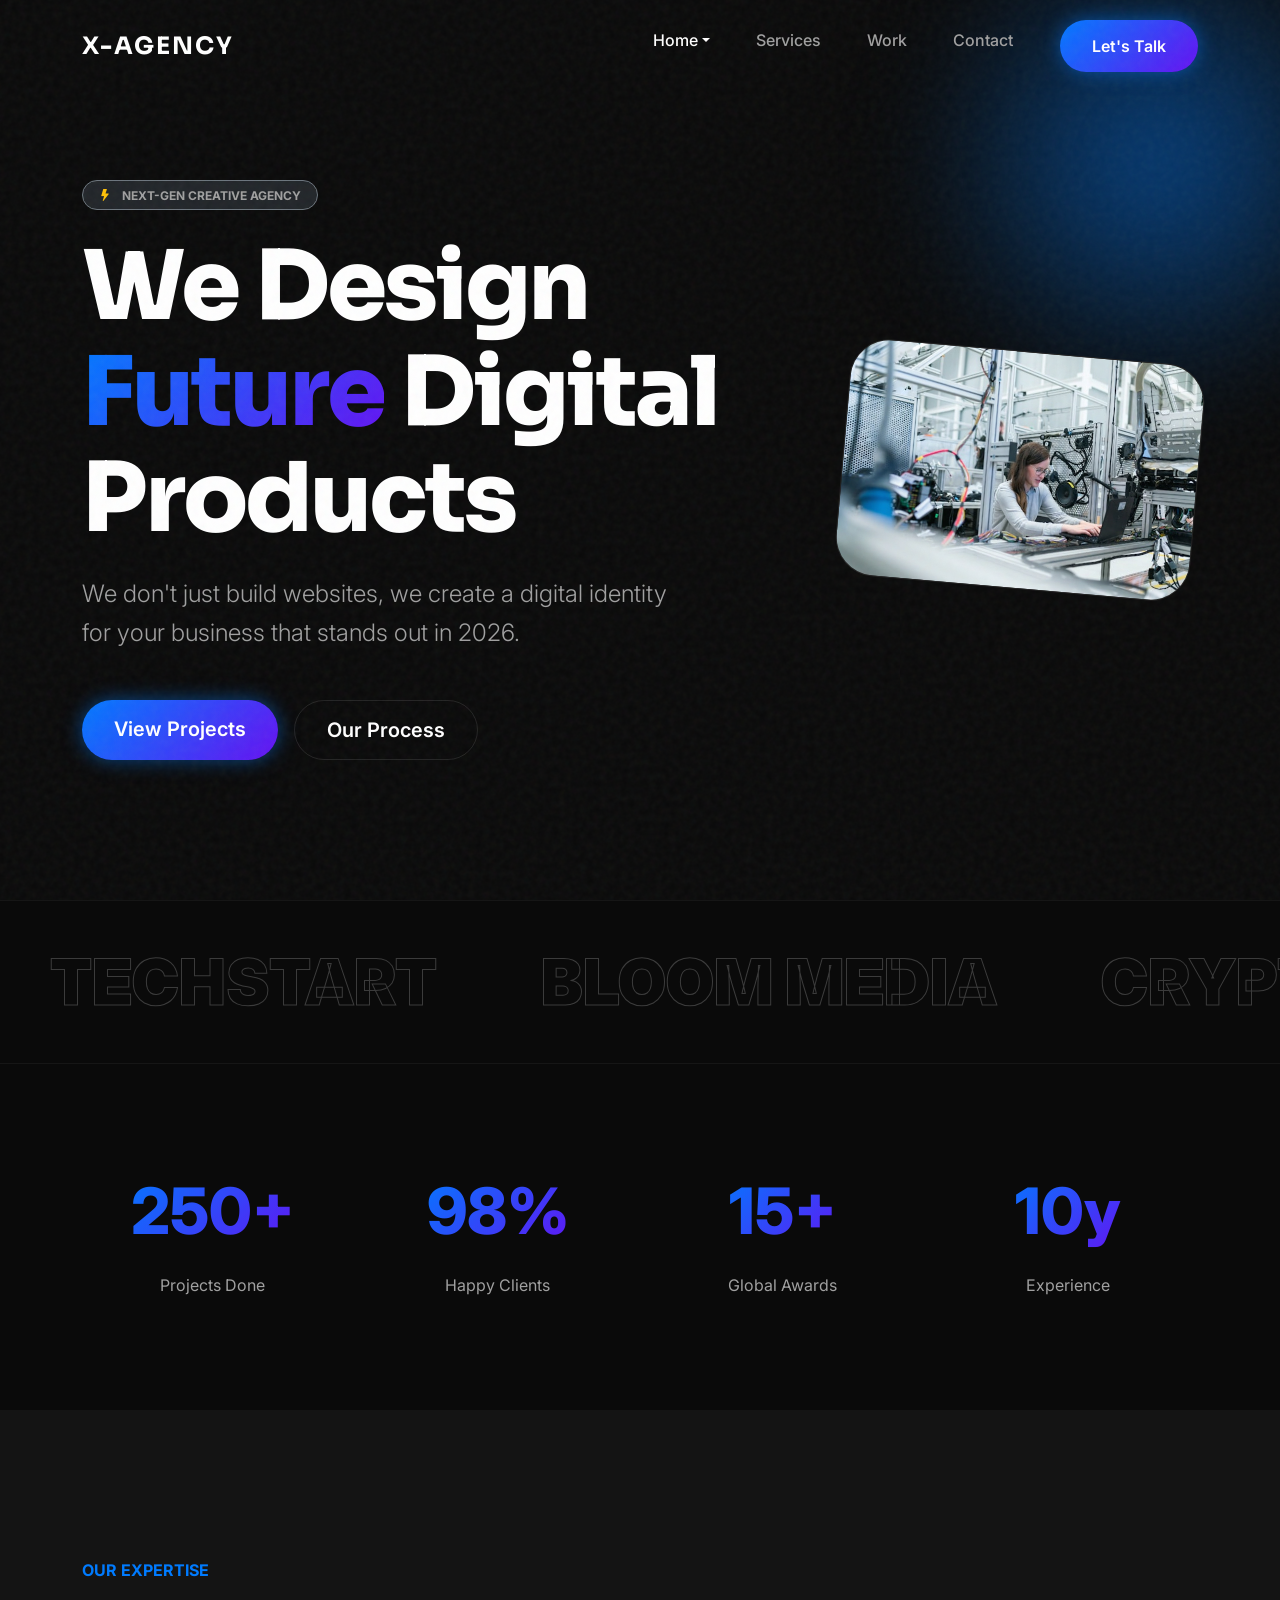
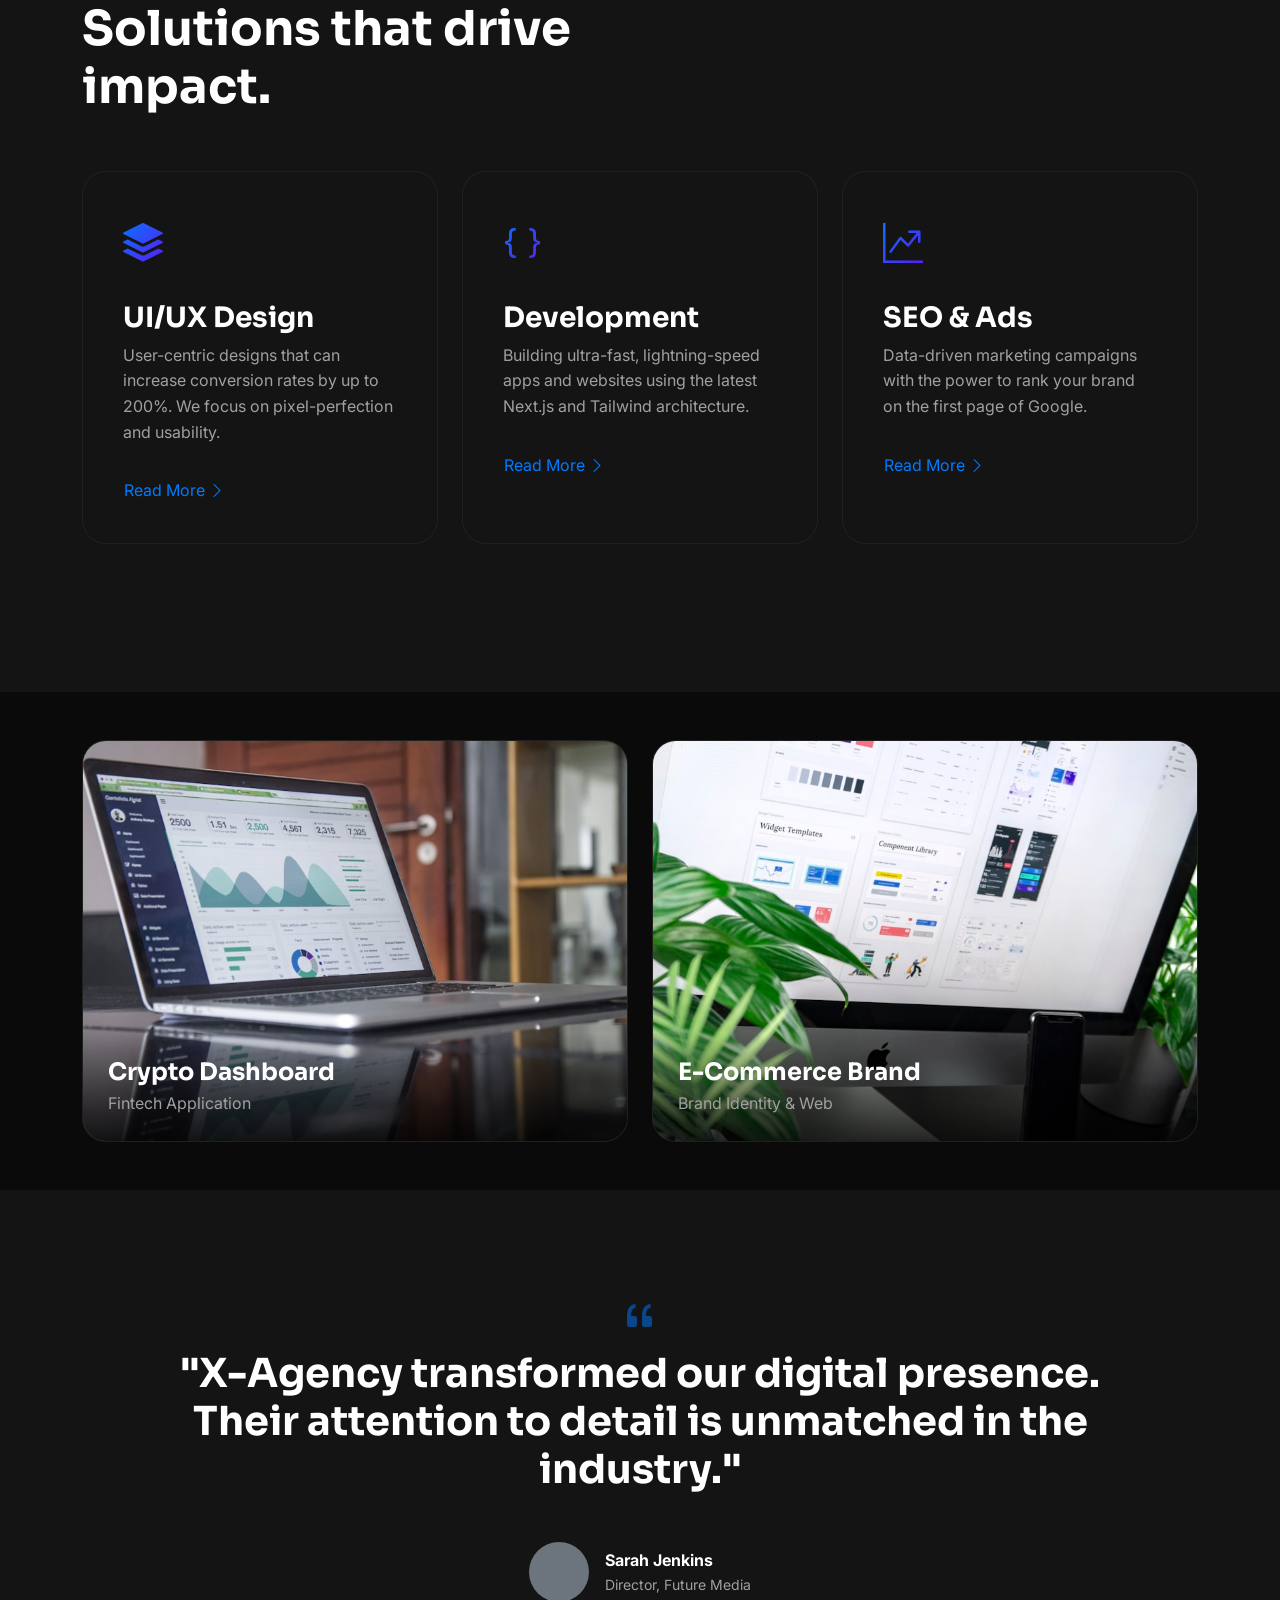
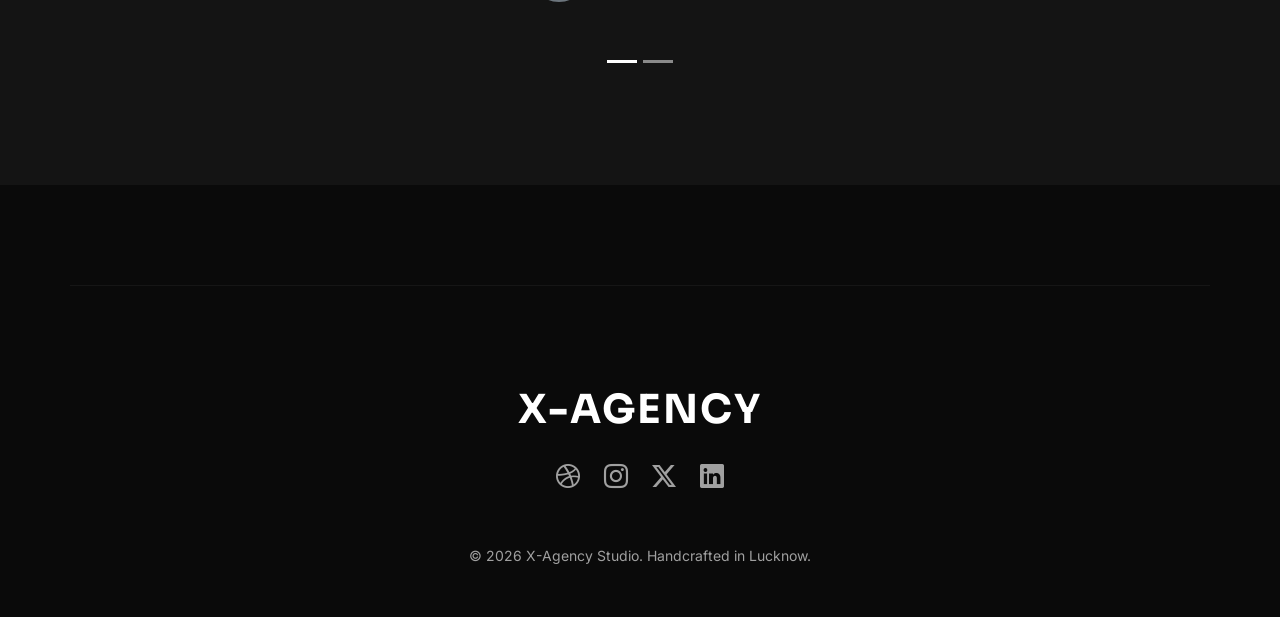
<file: index.html>
<!DOCTYPE html>
<html lang="en">

<head>
    <meta charset="UTF-8">
    <meta name="viewport" content="width=device-width, initial-scale=1.0">
    <title>X-Agency | Premium Creative Studio</title>

    <!-- Bootstrap 5 CSS (Local) -->
    <link href="assets/vendor/css/bootstrap.min.css" rel="stylesheet">

    <!-- Google Fonts: Inter & Sora -->
    <link
        href="https://fonts.googleapis.com/css2?family=Inter:wght@300;400;600&family=Sora:wght@400;700;800&display=swap"
        rel="stylesheet">

    <!-- Bootstrap Icons -->
    <link rel="stylesheet" href="https://cdn.jsdelivr.net/npm/bootstrap-icons@1.11.1/font/bootstrap-icons.css">

    <!-- Custom CSS (External) -->
    <link rel="stylesheet" href="assets/css/style.css">
</head>

<body>

    <!-- Transparent Navbar -->
    <nav class="navbar navbar-expand-lg fixed-top" id="mainNav">
        <div class="container">
            <a class="navbar-brand" href="index.html">X-AGENCY</a>
            <button class="navbar-toggler border-0 shadow-none" type="button" data-bs-toggle="collapse"
                data-bs-target="#navbarNav">
                <i class="bi bi-list text-white fs-1"></i>
            </button>
            <div class="collapse navbar-collapse" id="navbarNav">
                <ul class="navbar-nav ms-auto">
                    <li class="nav-item dropdown">
                        <a class="nav-link dropdown-toggle active" href="#" role="button"
                            data-bs-toggle="dropdown">Home</a>
                        <ul class="dropdown-menu">
                            <li><a class="dropdown-item" href="index.html">V1 - Modern Classic</a></li>
                            <li><a class="dropdown-item" href="index-v2.html">V2 - Bold Minimalist</a></li>
                            <li><a class="dropdown-item" href="index-v3.html">V3 - Cyber Tech</a></li>
                        </ul>
                    </li>
                    <li class="nav-item"><a class="nav-link" href="services.html">Services</a></li>
                    <li class="nav-item"><a class="nav-link" href="work.html">Work</a></li>
                    <li class="nav-item"><a class="nav-link" href="contact.html">Contact</a></li>
                    <li class="nav-item ms-lg-4">
                        <a class="btn btn-glow" href="contact.html">Let's Talk</a>
                    </li>
                </ul>
            </div>
        </div>
    </nav>

    <!-- Hero Section -->
    <section class="hero-section" id="home">
        <div class="container">
            <div class="row align-items-center">
                <div class="col-lg-8">
                    <div
                        class="badge bg-dark border border-secondary px-3 py-2 rounded-pill mb-4 text-uppercase fw-bold text-dim reveal">
                        <i class="bi bi-lightning-fill text-warning me-2"></i> Next-Gen Creative Agency
                    </div>
                    <h1 class="hero-title mb-4 reveal">We Design <span class="gradient-text">Future</span> Digital
                        Products</h1>
                    <p class="lead text-dim mb-5 fs-4 reveal" style="max-width: 600px;">
                        We don't just build websites, we create a digital identity for your business that stands out in
                        2026.
                    </p>
                    <div class="d-flex flex-wrap gap-3 reveal">
                        <a href="work.html" class="btn btn-glow btn-lg">View Projects</a>
                        <a href="services.html" class="btn btn-outline-custom btn-lg">Our Process</a>
                    </div>
                </div>
                <div class="col-lg-4 d-none d-lg-block">
                    <div class="animate-floating">
                        <div class="card-modern p-0 overflow-hidden"
                            style="border-radius: 40px; transform: rotate(5deg);">
                            <img src="assets/img/hero-v1.jpg" class="img-fluid" alt="Hero">
                        </div>
                    </div>
                </div>
            </div>
        </div>
    </section>

    <!-- End Hero -->
    <!-- Partners Marquee -->
    <div class="marquee-container">
        <div class="marquee-content">
            <span class="marquee-item">TechStart</span>
            <span class="marquee-item">Bloom Media</span>
            <span class="marquee-item">CryptoPay</span>
            <span class="marquee-item">NextGen</span>
            <span class="marquee-item">Vantix</span>
            <span class="marquee-item">CloudNine</span>
            <!-- Repeat for seamless loop -->
            <span class="marquee-item">TechStart</span>
            <span class="marquee-item">Bloom Media</span>
            <span class="marquee-item">CryptoPay</span>
            <span class="marquee-item">NextGen</span>
        </div>
    </div>

    <!-- Stats Section -->
    <div class="py-5">
        <div class="container py-5">
            <div class="row g-4">
                <div class="col-md-3 col-6 reveal">
                    <div class="stat-box">
                        <div class="stat-number gradient-text">250+</div>
                        <p class="text-dim">Projects Done</p>
                    </div>
                </div>
                <div class="col-md-3 col-6 reveal" style="transition-delay: 0.1s;">
                    <div class="stat-box">
                        <div class="stat-number gradient-text">98%</div>
                        <p class="text-dim">Happy Clients</p>
                    </div>
                </div>
                <div class="col-md-3 col-6 reveal" style="transition-delay: 0.2s;">
                    <div class="stat-box">
                        <div class="stat-number gradient-text">15+</div>
                        <p class="text-dim">Global Awards</p>
                    </div>
                </div>
                <div class="col-md-3 col-6 reveal" style="transition-delay: 0.3s;">
                    <div class="stat-box">
                        <div class="stat-number gradient-text">10y</div>
                        <p class="text-dim">Experience</p>
                    </div>
                </div>
            </div>
        </div>
    </div>

    <!-- Services Section -->
    <section id="services" class="bg-card">
        <div class="container py-5">
            <div class="row mb-5 reveal">
                <div class="col-lg-6">
                    <p class="text-primary text-uppercase fw-bold mb-3">Our Expertise</p>
                    <h2 class="display-5 fw-bold">Solutions that drive impact.</h2>
                </div>
            </div>
            <div class="row g-4">
                <div class="col-md-4 reveal">
                    <div class="card-modern">
                        <i class="bi bi-stack icon-gradient"></i>
                        <h3>UI/UX Design</h3>
                        <p class="text-dim">User-centric designs that can increase conversion rates by up to 200%. We
                            focus on pixel-perfection and usability.</p>
                        <a href="services.html" class="btn btn-link text-primary p-0 mt-3 text-decoration-none">Read
                            More <i class="bi bi-chevron-right"></i></a>
                    </div>
                </div>
                <div class="col-md-4 reveal" style="transition-delay: 0.1s;">
                    <div class="card-modern">
                        <i class="bi bi-braces icon-gradient"></i>
                        <h3>Development</h3>
                        <p class="text-dim">Building ultra-fast, lightning-speed apps and websites using the latest
                            Next.js and Tailwind architecture.</p>
                        <a href="services.html" class="btn btn-link text-primary p-0 mt-3 text-decoration-none">Read
                            More <i class="bi bi-chevron-right"></i></a>
                    </div>
                </div>
                <div class="col-md-4 reveal" style="transition-delay: 0.2s;">
                    <div class="card-modern">
                        <i class="bi bi-graph-up-arrow icon-gradient"></i>
                        <h3>SEO & Ads</h3>
                        <p class="text-dim">Data-driven marketing campaigns with the power to rank your brand on the
                            first page of Google.</p>
                        <a href="services.html" class="btn btn-link text-primary p-0 mt-3 text-decoration-none">Read
                            More <i class="bi bi-chevron-right"></i></a>
                    </div>
                </div>
            </div>
        </div>
    </section>

    <!-- Work Section -->
    <div id="work">
        <div class="container py-5">
            <div class="row g-4">
                <div class="col-md-6 reveal">
                    <div class="work-box">
                        <img src="assets/img/project-1.jpg" class="work-img" alt="Project 1">
                        <div class="work-info">
                            <h4 class="mb-1">Crypto Dashboard</h4>
                            <p class="text-dim mb-0">Fintech Application</p>
                        </div>
                    </div>
                </div>
                <div class="col-md-6 reveal" style="transition-delay: 0.2s;">
                    <div class="work-box">
                        <img src="assets/img/project-2.jpg" class="work-img" alt="Project 2">
                        <div class="work-info">
                            <h4 class="mb-1">E-Commerce Brand</h4>
                            <p class="text-dim mb-0">Brand Identity & Web</p>
                        </div>
                    </div>
                </div>
            </div>
        </div>
    </div>

    <!-- Testimonials Slider -->
    <section class="py-5 bg-card">
        <div class="container py-5">
            <div id="testimonialCarousel" class="carousel slide" data-bs-ride="carousel">
                <div class="carousel-inner">
                    <div class="carousel-item active">
                        <div class="text-center px-lg-5">
                            <i class="bi bi-quote fs-1 text-primary opacity-50"></i>
                            <h2 class="display-6 fw-bold mb-4">"X-Agency transformed our digital presence. Their
                                attention to detail is unmatched in the industry."</h2>
                            <div class="d-flex align-items-center justify-content-center mt-5">
                                <div class="rounded-circle bg-secondary me-3" style="width: 60px; height: 60px;"></div>
                                <div class="text-start">
                                    <p class="mb-0 fw-bold">Sarah Jenkins</p>
                                    <p class="text-dim small mb-0">Director, Future Media</p>
                                </div>
                            </div>
                        </div>
                    </div>
                    <div class="carousel-item">
                        <div class="text-center px-lg-5">
                            <i class="bi bi-quote fs-1 text-primary opacity-50"></i>
                            <h2 class="display-6 fw-bold mb-4">"The team delivered beyond our expectations. Our revenue
                                increased by 40% after the launch."</h2>
                            <div class="d-flex align-items-center justify-content-center mt-5">
                                <div class="rounded-circle bg-secondary me-3" style="width: 60px; height: 60px;"></div>
                                <div class="text-start">
                                    <p class="mb-0 fw-bold">Mark Thompson</p>
                                    <p class="text-dim small mb-0">Founder, NeoBank</p>
                                </div>
                            </div>
                        </div>
                    </div>
                </div>
                <div class="carousel-indicators position-relative mt-5">
                    <button type="button" data-bs-target="#testimonialCarousel" data-bs-slide-to="0"
                        class="active"></button>
                    <button type="button" data-bs-target="#testimonialCarousel" data-bs-slide-to="1"></button>
                </div>
            </div>
        </div>
    </section>

    <!-- Footer -->
    <footer class="container text-center">
        <h2 class="navbar-brand fs-1 mb-4">X-AGENCY</h2>
        <div class="mb-5 d-flex justify-content-center gap-4">
            <a href="#" class="text-dim fs-4"><i class="bi bi-dribbble"></i></a>
            <a href="#" class="text-dim fs-4"><i class="bi bi-instagram"></i></a>
            <a href="#" class="text-dim fs-4"><i class="bi bi-twitter-x"></i></a>
            <a href="#" class="text-dim fs-4"><i class="bi bi-linkedin"></i></a>
        </div>
        <p class="text-dim small mb-0">&copy; 2026 X-Agency Studio. Handcrafted in Lucknow.</p>
    </footer>

    <!-- Scripts -->
    <script src="assets/vendor/js/jquery.min.js"></script>
    <script src="assets/vendor/js/bootstrap.bundle.min.js"></script>
    <script src="assets/js/script.js"></script>
</body>

</html>
</file>
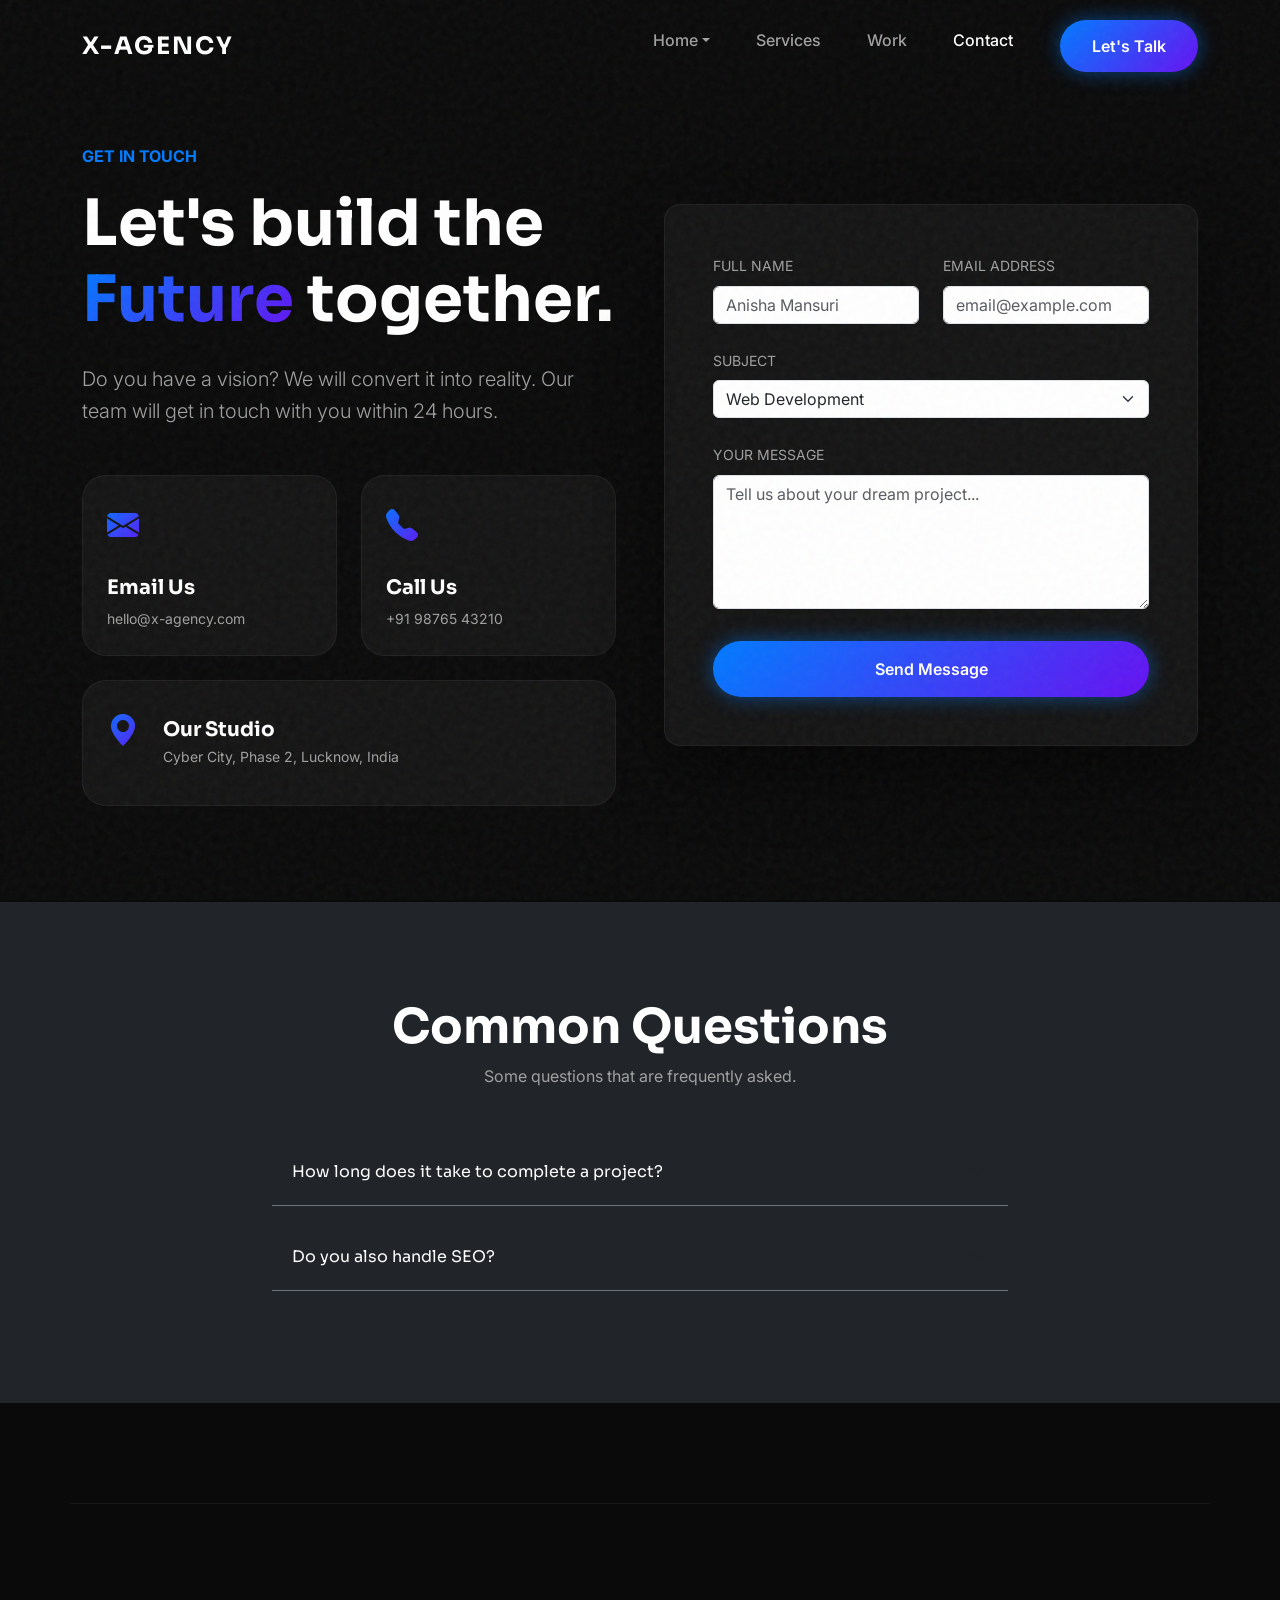
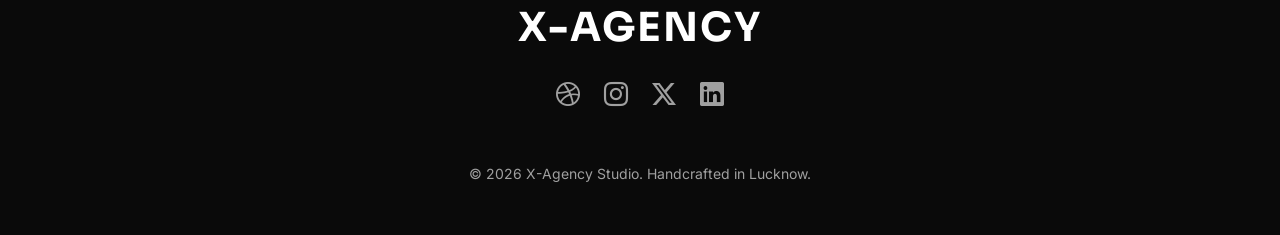
<file: contact.html>
<!DOCTYPE html>
<html lang="en">
<head>
    <meta charset="UTF-8">
    <meta name="viewport" content="width=device-width, initial-scale=1.0">
    <title>Contact Us | X-Agency - Let's Talk</title>
    
    <!-- Bootstrap 5 CSS (Local) -->
    <link href="assets/vendor/css/bootstrap.min.css" rel="stylesheet">
    
    <!-- Google Fonts: Inter & Sora -->
    <link href="https://fonts.googleapis.com/css2?family=Inter:wght@300;400;600&family=Sora:wght@400;700&display=swap" rel="stylesheet">
    
    <!-- Bootstrap Icons -->
    <link rel="stylesheet" href="https://cdn.jsdelivr.net/npm/bootstrap-icons@1.11.1/font/bootstrap-icons.css">

    <!-- Custom CSS (External) -->
    <link rel="stylesheet" href="assets/css/style.css">
</head>
<body>

    <!-- Transparent Navbar -->
    <nav class="navbar navbar-expand-lg fixed-top scrolled" id="mainNav">
        <div class="container">
            <a class="navbar-brand" href="index.html">X-AGENCY</a>
            <button class="navbar-toggler border-0 shadow-none" type="button" data-bs-toggle="collapse" data-bs-target="#navbarNav">
                <i class="bi bi-list text-white fs-1"></i>
            </button>
            <div class="collapse navbar-collapse" id="navbarNav">
                <ul class="navbar-nav ms-auto">
                    <li class="nav-item dropdown">
                        <a class="nav-link dropdown-toggle" href="#" role="button" data-bs-toggle="dropdown">Home</a>
                        <ul class="dropdown-menu">
                            <li><a class="dropdown-item" href="index.html">V1 - Modern Classic</a></li>
                            <li><a class="dropdown-item" href="index-v2.html">V2 - Bold Minimalist</a></li>
                            <li><a class="dropdown-item" href="index-v3.html">V3 - Cyber Tech</a></li>
                        </ul>
                    </li>
                    <li class="nav-item"><a class="nav-link" href="services.html">Services</a></li>
                    <li class="nav-item"><a class="nav-link" href="work.html">Work</a></li>
                    <li class="nav-item"><a class="nav-link active" href="contact.html">Contact</a></li>
                    <li class="nav-item ms-lg-4">
                        <a class="btn btn-glow" href="contact.html">Let's Talk</a>
                    </li>
                </ul>
            </div>
        </div>
    </nav>

    <!-- Contact Hero -->
    <section class="py-5 mt-5">
        <div class="container py-5">
            <div class="row align-items-center g-5">
                <div class="col-lg-6 reveal">
                    <p class="text-primary text-uppercase fw-bold mb-3">Get in Touch</p>
                    <h1 class="display-3 fw-bold mb-4">Let's build the <span class="gradient-text">Future</span> together.</h1>
                    <p class="lead text-dim mb-5">
                        Do you have a vision? We will convert it into reality. Our team will get in touch with you within 24 hours.
                    </p>
                    
                    <div class="row g-4">
                        <div class="col-sm-6">
                            <div class="card-modern p-4">
                                <i class="bi bi-envelope-fill icon-gradient fs-2"></i>
                                <h5 class="mb-2">Email Us</h5>
                                <p class="text-dim small mb-0">hello@x-agency.com</p>
                            </div>
                        </div>
                        <div class="col-sm-6">
                            <div class="card-modern p-4">
                                <i class="bi bi-telephone-fill icon-gradient fs-2"></i>
                                <h5 class="mb-2">Call Us</h5>
                                <p class="text-dim small mb-0">+91 98765 43210</p>
                            </div>
                        </div>
                        <div class="col-12">
                            <div class="card-modern p-4 d-flex align-items-center">
                                <i class="bi bi-geo-alt-fill icon-gradient fs-2 me-4"></i>
                                <div>
                                    <h5 class="mb-1">Our Studio</h5>
                                    <p class="text-dim small mb-0">Cyber City, Phase 2, Lucknow, India</p>
                                </div>
                            </div>
                        </div>
                    </div>
                </div>
                
                <div class="col-lg-6 reveal" style="transition-delay: 0.2s;">
                    <div class="p-4 p-md-5 rounded-4" style="background: var(--bg-card); border: 1px solid rgba(255,255,255,0.05); box-shadow: 0 30px 60px rgba(0,0,0,0.5);">
                        <form id="contactForm">
                            <div class="row">
                                <div class="col-md-6 mb-4">
                                    <label class="form-label text-dim small">FULL NAME</label>
                                    <input type="text" class="form-control glass-input" placeholder="Anisha Mansuri" required>
                                </div>
                                <div class="col-md-6 mb-4">
                                    <label class="form-label text-dim small">EMAIL ADDRESS</label>
                                    <input type="email" class="form-control glass-input" placeholder="email@example.com" required>
                                </div>
                            </div>
                            <div class="mb-4">
                                <label class="form-label text-dim small">SUBJECT</label>
                                <select class="form-select glass-input">
                                    <option selected>Web Development</option>
                                    <option>UI/UX Design</option>
                                    <option>Marketing & SEO</option>
                                    <option>Mobile App</option>
                                </select>
                            </div>
                            <div class="mb-4">
                                <label class="form-label text-dim small">YOUR MESSAGE</label>
                                <textarea class="form-control glass-input" rows="5" placeholder="Tell us about your dream project..." required></textarea>
                            </div>
                            <button type="submit" class="btn btn-glow w-100 py-3 mt-2">Send Message</button>
                        </form>
                    </div>
                </div>
            </div>
        </div>
    </section>

    <!-- FAQ Section -->
    <section class="py-5 bg-dark">
        <div class="container py-5">
            <div class="text-center mb-5 reveal">
                <h2 class="display-5 fw-bold">Common Questions</h2>
                <p class="text-dim">Some questions that are frequently asked.</p>
            </div>
            
            <div class="row justify-content-center">
                <div class="col-lg-8">
                    <div class="accordion accordion-flush" id="faqAccordion">
                        <div class="accordion-item bg-transparent border-bottom border-secondary mb-3 reveal">
                            <h2 class="accordion-header">
                                <button class="accordion-button collapsed bg-transparent text-white py-4 shadow-none" type="button" data-bs-toggle="collapse" data-bs-target="#faq1">
                                    How long does it take to complete a project?
                                </button>
                            </h2>
                            <div id="faq1" class="accordion-collapse collapse" data-bs-parent="#faqAccordion">
                                <div class="accordion-body text-dim pb-4">
                                    It depends on the complexity of the project. Usually, a standard website is ready within 2 to 4 weeks.
                                </div>
                            </div>
                        </div>
                        <div class="accordion-item bg-transparent border-bottom border-secondary mb-3 reveal">
                            <h2 class="accordion-header">
                                <button class="accordion-button collapsed bg-transparent text-white py-4 shadow-none" type="button" data-bs-toggle="collapse" data-bs-target="#faq2">
                                    Do you also handle SEO?
                                </button>
                            </h2>
                            <div id="faq2" class="accordion-collapse collapse" data-bs-parent="#faqAccordion">
                                <div class="accordion-body text-dim pb-4">
                                    Yes, we provide both on-page and off-page SEO services to ensure your brand ranks on Google.
                                </div>
                            </div>
                        </div>
                    </div>
                </div>
            </div>
        </div>
    </section>

    <!-- Footer -->
    <footer class="container text-center">
        <h2 class="navbar-brand fs-1 mb-4">X-AGENCY</h2>
        <div class="mb-5 d-flex justify-content-center gap-4">
            <a href="#" class="text-dim fs-4"><i class="bi bi-dribbble"></i></a>
            <a href="#" class="text-dim fs-4"><i class="bi bi-instagram"></i></a>
            <a href="#" class="text-dim fs-4"><i class="bi bi-twitter-x"></i></a>
            <a href="#" class="text-dim fs-4"><i class="bi bi-linkedin"></i></a>
        </div>
        <p class="text-dim small mb-0">&copy; 2026 X-Agency Studio. Handcrafted in Lucknow.</p>
    </footer>

    <!-- Scripts -->
    <script src="assets/vendor/js/jquery.min.js"></script>
    <script src="assets/vendor/js/bootstrap.bundle.min.js"></script>
    <script src="assets/js/script.js"></script>
</body>
</html>
</file>
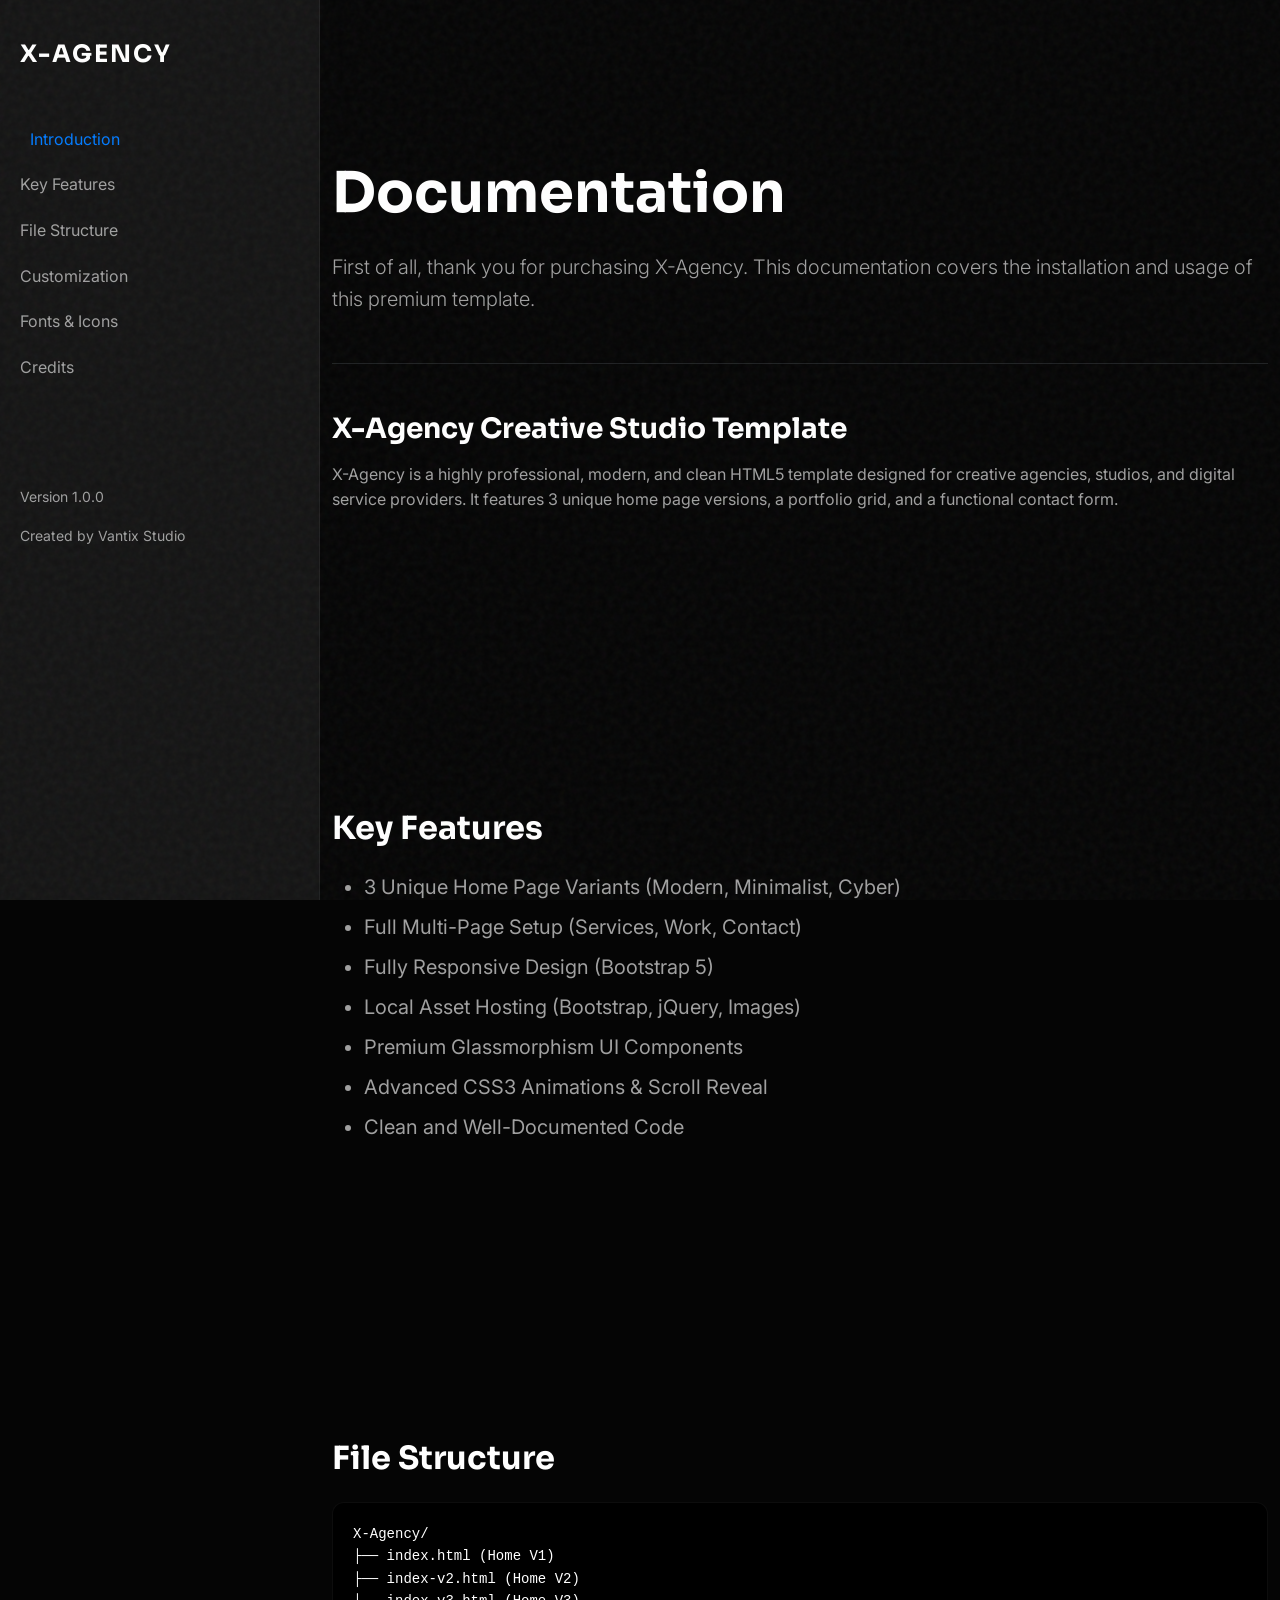
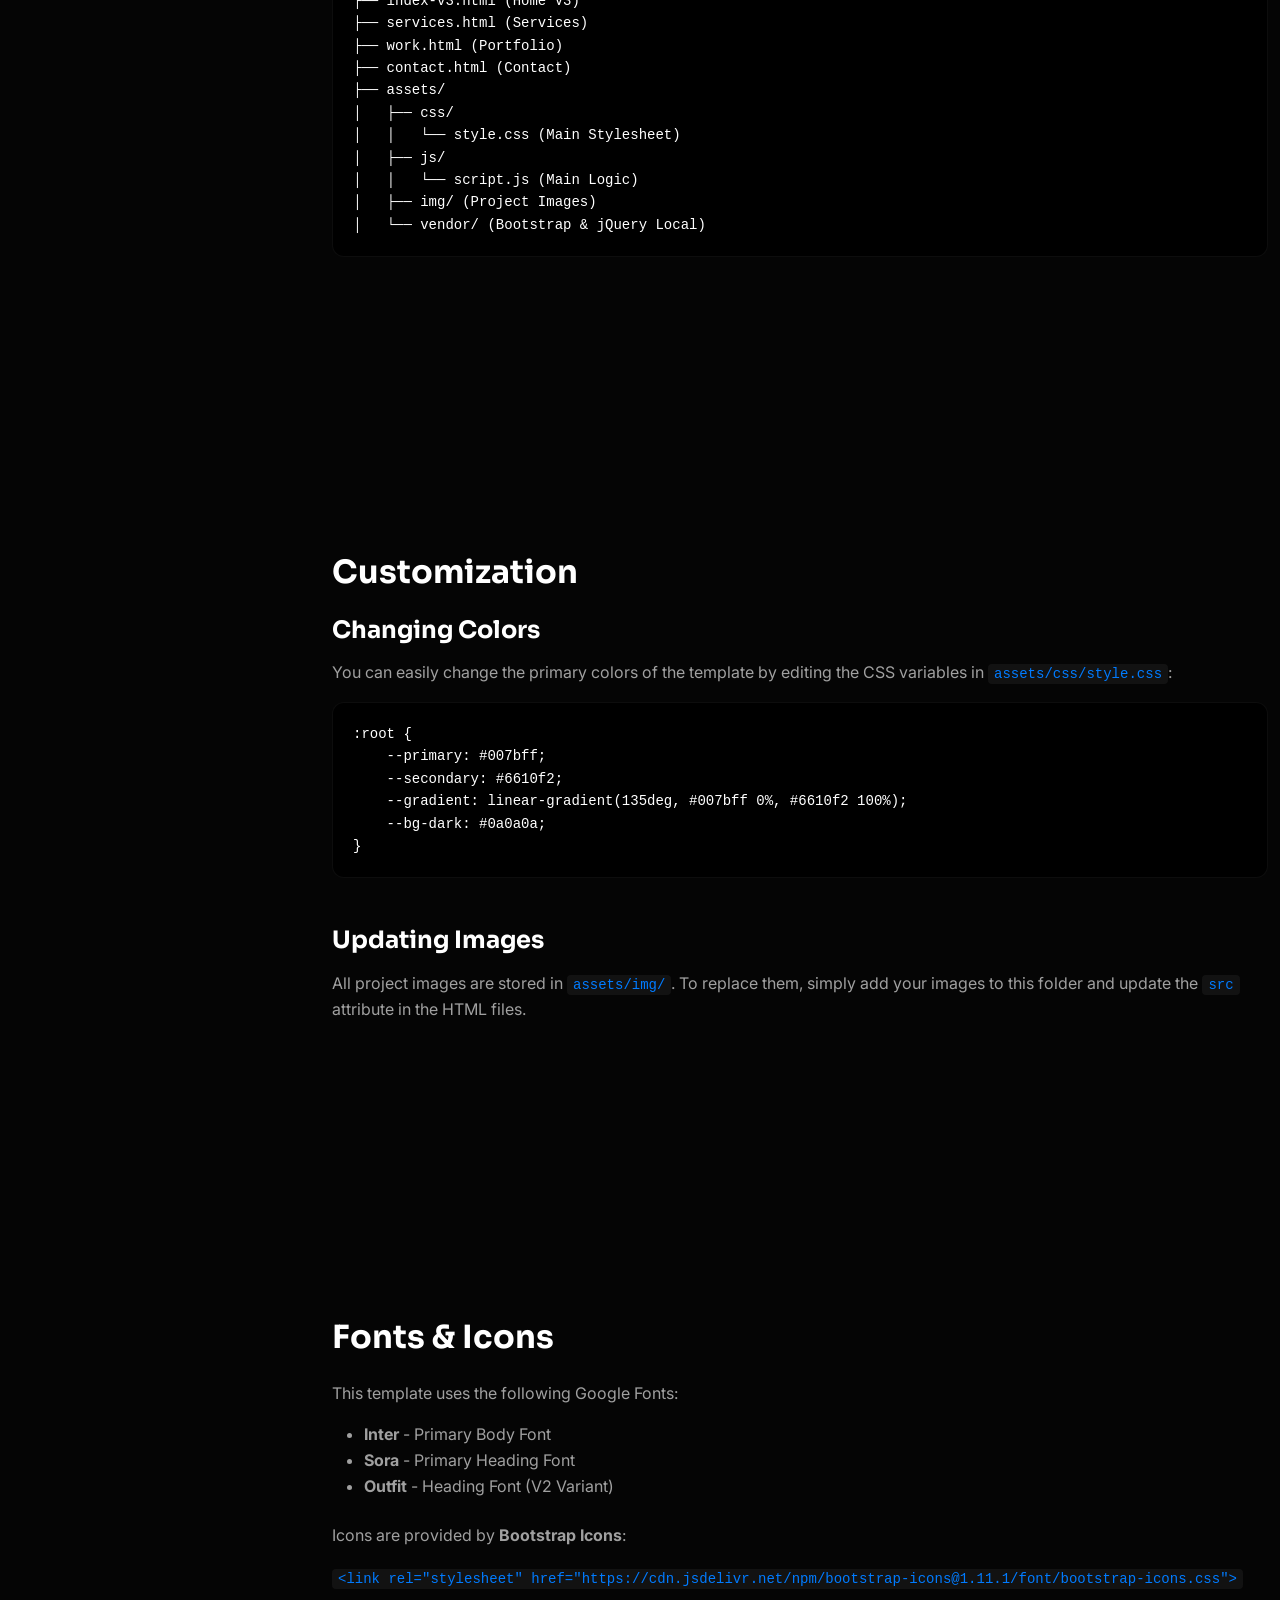
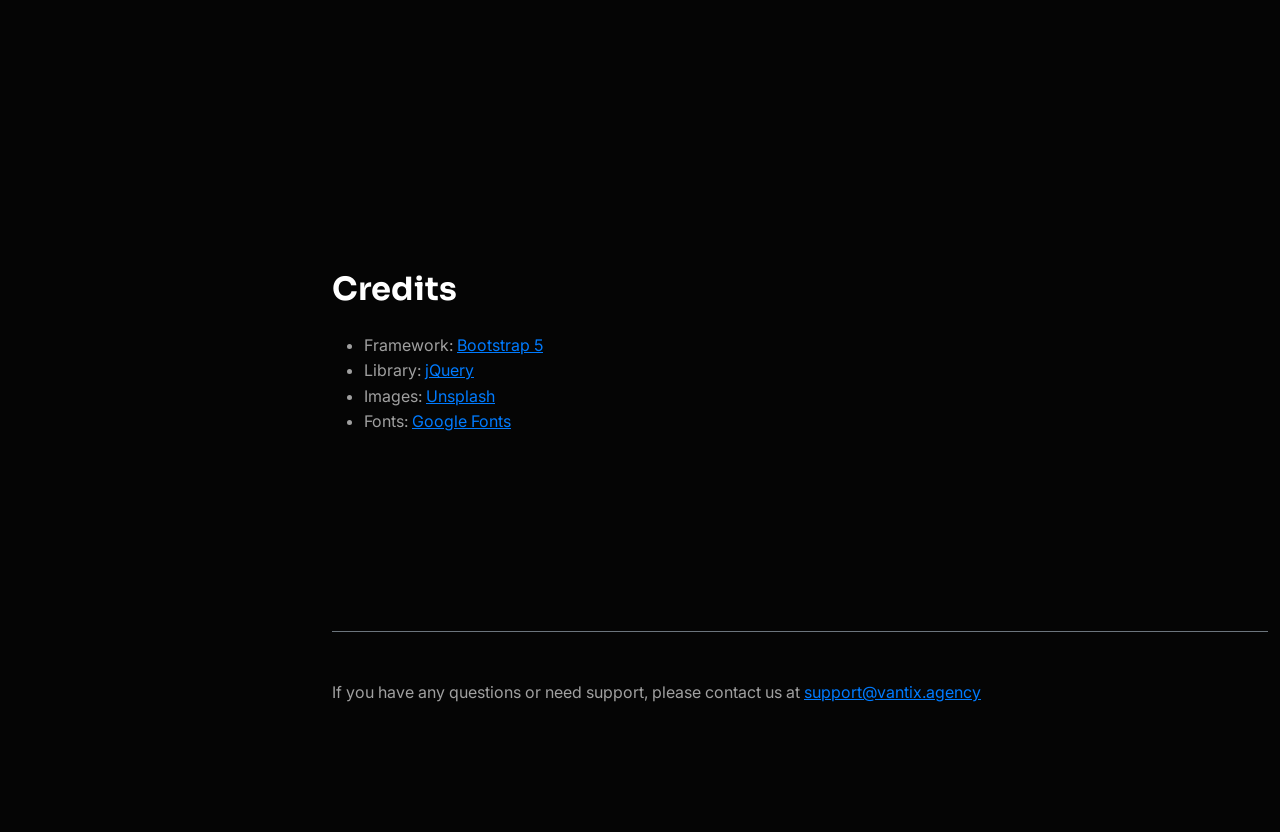
<file: documentation.html>
<!DOCTYPE html>
<html lang="en">
<head>
    <meta charset="UTF-8">
    <meta name="viewport" content="width=device-width, initial-scale=1.0">
    <title>Documentation | X-Agency - Premium Creative Studio</title>
    
    <!-- Bootstrap 5 CSS -->
    <link href="assets/vendor/css/bootstrap.min.css" rel="stylesheet">
    <!-- Google Fonts -->
    <link href="https://fonts.googleapis.com/css2?family=Inter:wght@300;400;600&family=Sora:wght@400;700&display=swap" rel="stylesheet">
    <!-- Custom CSS (Reusing the same system) -->
    <link rel="stylesheet" href="assets/css/style.css">
    
    <style>
        body {
            background: #050505;
        }
        .sidebar {
            background: var(--bg-card);
            border-right: 1px solid var(--border);
            height: 100vh;
            position: sticky;
            top: 0;
            padding: 40px 20px;
            overflow-y: auto;
        }
        .doc-content {
            padding: 60px 0;
        }
        .doc-section {
            margin-bottom: 80px;
            scroll-margin-top: 100px;
        }
        code {
            background: rgba(255,255,255,0.05);
            padding: 2px 6px;
            border-radius: 4px;
            color: var(--primary);
        }
        pre {
            background: #000;
            padding: 20px;
            border-radius: 12px;
            border: 1px solid var(--border);
            color: #fff;
        }
        .nav-link-doc {
            color: var(--text-dim);
            text-decoration: none;
            display: block;
            padding: 10px 0;
            transition: var(--transition);
        }
        .nav-link-doc:hover, .nav-link-doc.active {
            color: var(--primary);
            padding-left: 10px;
        }
    </style>
</head>
<body>

<div class="container-fluid">
    <div class="row">
        <!-- Sidebar -->
        <div class="col-lg-3 d-none d-lg-block p-0">
            <div class="sidebar">
                <h4 class="navbar-brand mb-5">X-AGENCY</h4>
                <nav>
                    <a href="#intro" class="nav-link-doc active">Introduction</a>
                    <a href="#features" class="nav-link-doc">Key Features</a>
                    <a href="#structure" class="nav-link-doc">File Structure</a>
                    <a href="#customization" class="nav-link-doc">Customization</a>
                    <a href="#fonts-icons" class="nav-link-doc">Fonts & Icons</a>
                    <a href="#credits" class="nav-link-doc">Credits</a>
                </nav>
                <div class="mt-5 pt-5">
                    <p class="small text-dim">Version 1.0.0</p>
                    <p class="small text-dim">Created by Vantix Studio</p>
                </div>
            </div>
        </div>

        <!-- Main Content -->
        <div class="col-lg-9 col-md-12">
            <div class="container doc-content">
                
                <!-- Introduction -->
                <section id="intro" class="doc-section">
                    <h1 class="display-4 fw-bold mb-4">Documentation</h1>
                    <p class="lead text-dim">First of all, thank you for purchasing X-Agency. This documentation covers the installation and usage of this premium template.</p>
                    <hr class="border-secondary my-5">
                    <h3 class="fw-bold mb-3">X-Agency Creative Studio Template</h3>
                    <p class="text-dim">X-Agency is a highly professional, modern, and clean HTML5 template designed for creative agencies, studios, and digital service providers. It features 3 unique home page versions, a portfolio grid, and a functional contact form.</p>
                </section>

                <!-- Key Features -->
                <section id="features" class="doc-section">
                    <h2 class="fw-bold mb-4">Key Features</h2>
                    <ul class="text-dim fs-5">
                        <li class="mb-2">3 Unique Home Page Variants (Modern, Minimalist, Cyber)</li>
                        <li class="mb-2">Full Multi-Page Setup (Services, Work, Contact)</li>
                        <li class="mb-2">Fully Responsive Design (Bootstrap 5)</li>
                        <li class="mb-2">Local Asset Hosting (Bootstrap, jQuery, Images)</li>
                        <li class="mb-2">Premium Glassmorphism UI Components</li>
                        <li class="mb-2">Advanced CSS3 Animations & Scroll Reveal</li>
                        <li class="mb-2">Clean and Well-Documented Code</li>
                    </ul>
                </section>

                <!-- File Structure -->
                <section id="structure" class="doc-section">
                    <h2 class="fw-bold mb-4">File Structure</h2>
                    <pre>
X-Agency/
├── index.html (Home V1)
├── index-v2.html (Home V2)
├── index-v3.html (Home V3)
├── services.html (Services)
├── work.html (Portfolio)
├── contact.html (Contact)
├── assets/
│   ├── css/
│   │   └── style.css (Main Stylesheet)
│   ├── js/
│   │   └── script.js (Main Logic)
│   ├── img/ (Project Images)
│   └── vendor/ (Bootstrap & jQuery Local)
</pre>
                </section>

                <!-- Customization -->
                <section id="customization" class="doc-section">
                    <h2 class="fw-bold mb-4">Customization</h2>
                    <h4 class="fw-bold mb-3">Changing Colors</h4>
                    <p class="text-dim">You can easily change the primary colors of the template by editing the CSS variables in <code>assets/css/style.css</code>:</p>
                    <pre>
:root {
    --primary: #007bff;
    --secondary: #6610f2;
    --gradient: linear-gradient(135deg, #007bff 0%, #6610f2 100%);
    --bg-dark: #0a0a0a;
}
</pre>
                    <h4 class="fw-bold mt-5 mb-3">Updating Images</h4>
                    <p class="text-dim">All project images are stored in <code>assets/img/</code>. To replace them, simply add your images to this folder and update the <code>src</code> attribute in the HTML files.</p>
                </section>

                <!-- Fonts & Icons -->
                <section id="#fonts-icons" class="doc-section">
                    <h2 class="fw-bold mb-4">Fonts & Icons</h2>
                    <p class="text-dim">This template uses the following Google Fonts:</p>
                    <ul class="text-dim">
                        <li><strong>Inter</strong> - Primary Body Font</li>
                        <li><strong>Sora</strong> - Primary Heading Font</li>
                        <li><strong>Outfit</strong> - Heading Font (V2 Variant)</li>
                    </ul>
                    <p class="text-dim mt-4">Icons are provided by <strong>Bootstrap Icons</strong>:</p>
                    <code>&lt;link rel="stylesheet" href="https://cdn.jsdelivr.net/npm/bootstrap-icons@1.11.1/font/bootstrap-icons.css"&gt;</code>
                </section>

                <!-- Credits -->
                <section id="credits" class="doc-section">
                    <h2 class="fw-bold mb-4">Credits</h2>
                    <ul class="text-dim">
                        <li>Framework: <a href="https://getbootstrap.com/" class="text-primary">Bootstrap 5</a></li>
                        <li>Library: <a href="https://jquery.com/" class="text-primary">jQuery</a></li>
                        <li>Images: <a href="https://unsplash.com/" class="text-primary">Unsplash</a></li>
                        <li>Fonts: <a href="https://fonts.google.com/" class="text-primary">Google Fonts</a></li>
                    </ul>
                </section>

                <footer class="mt-5 pt-5 border-top border-secondary">
                    <p class="text-dim">If you have any questions or need support, please contact us at <a href="mailto:support@vantix.agency" class="text-primary">support@vantix.agency</a></p>
                </footer>
            </div>
        </div>
    </div>
</div>

<script src="assets/vendor/js/bootstrap.bundle.min.js"></script>
</body>
</html>
</file>
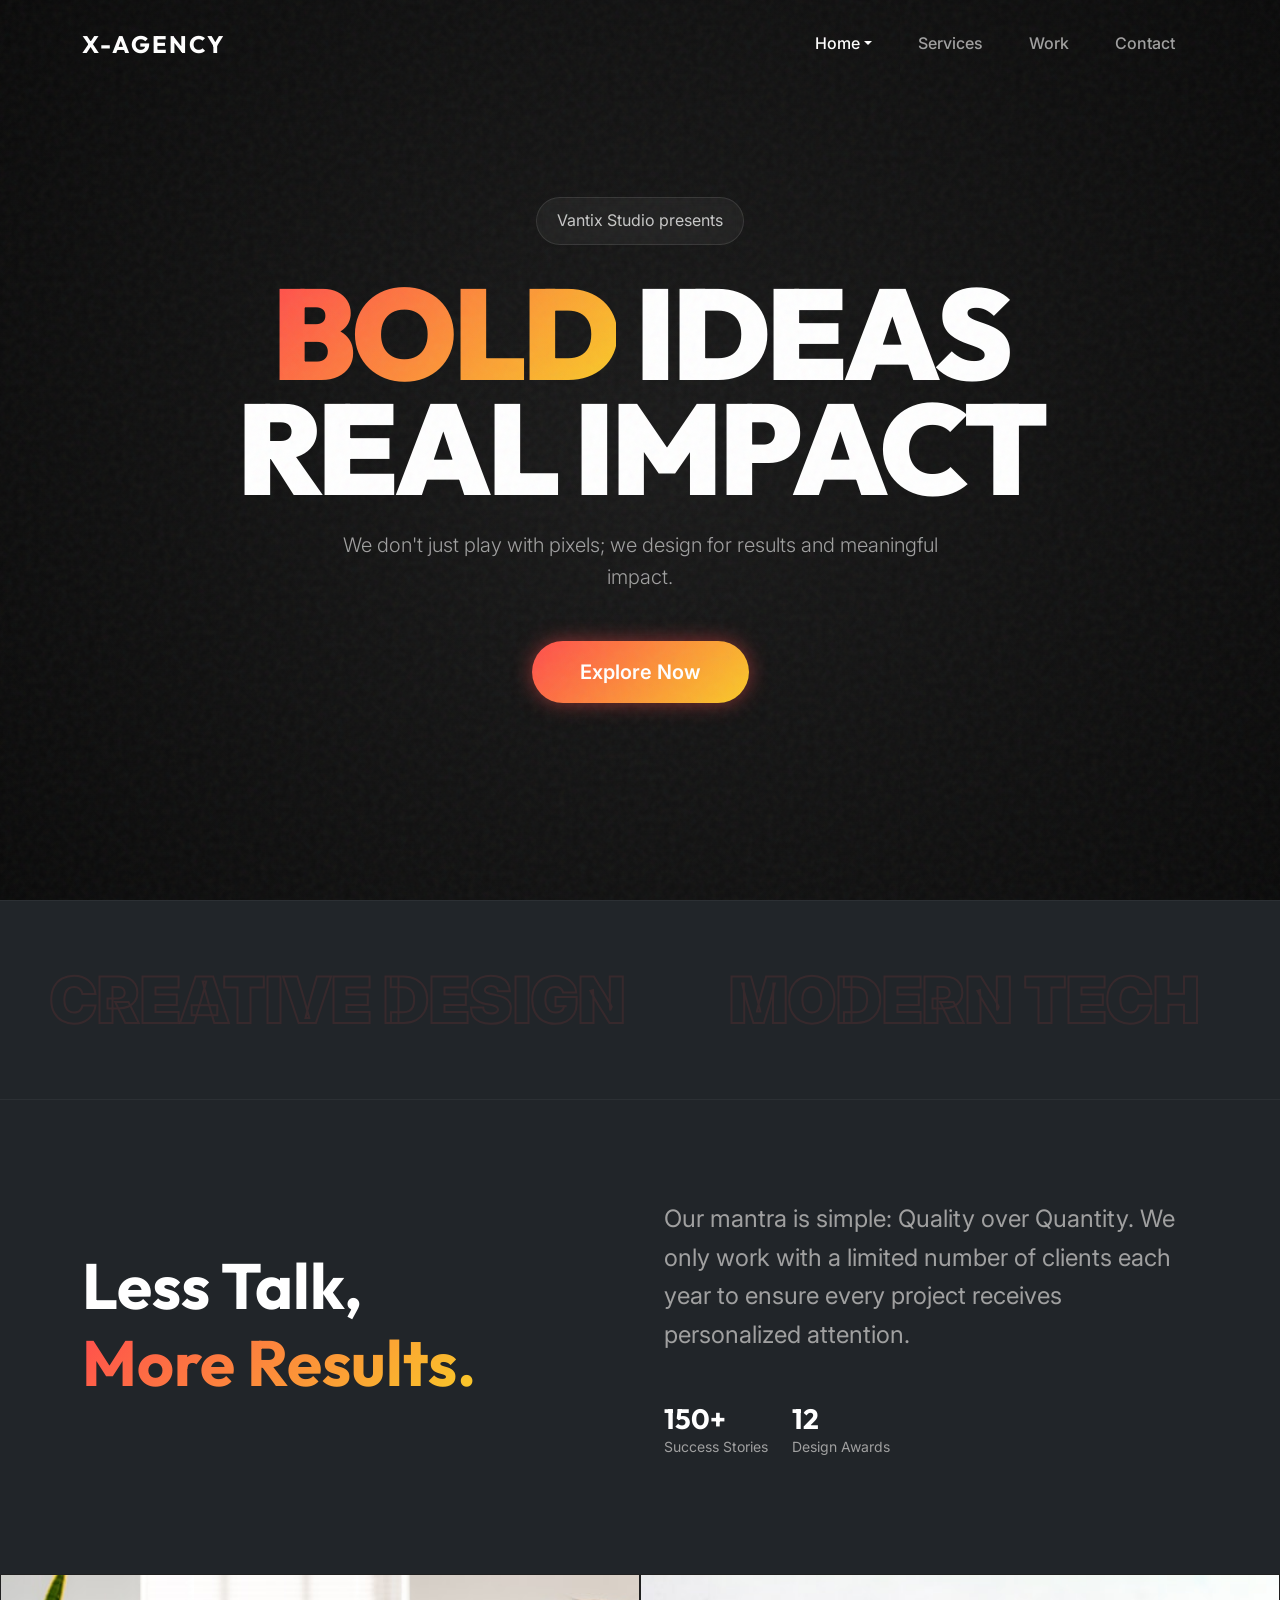
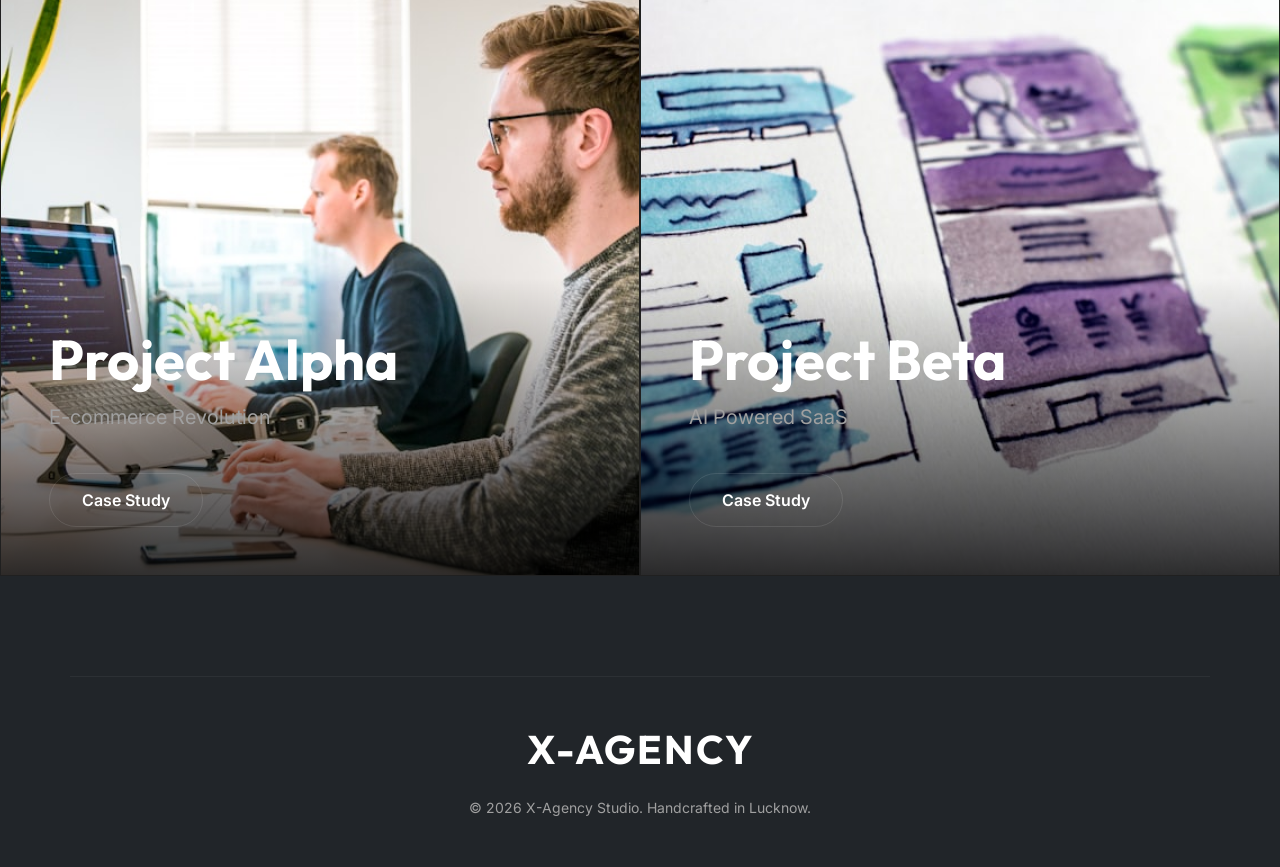
<file: index-v2.html>
<!DOCTYPE html>
<html lang="en">
<head>
    <meta charset="UTF-8">
    <meta name="viewport" content="width=device-width, initial-scale=1.0">
    <title>X-Agency | Bold Minimalist Template</title>
    
    <!-- Bootstrap 5 CSS (Local) -->
    <link href="assets/vendor/css/bootstrap.min.css" rel="stylesheet">
    
    <!-- Google Fonts: Outfit & Inter -->
    <link href="https://fonts.googleapis.com/css2?family=Outfit:wght@400;700;900&family=Inter:wght@300;400;600&display=swap" rel="stylesheet">
    
    <!-- Bootstrap Icons -->
    <link rel="stylesheet" href="https://cdn.jsdelivr.net/npm/bootstrap-icons@1.11.1/font/bootstrap-icons.css">

    <!-- Custom CSS (External) -->
    <link rel="stylesheet" href="assets/css/style.css">
    
    <style>
        /* Solar Theme Overrides */
        :root {
            --gradient: linear-gradient(135deg, #ff4d4d 0%, #f9cb28 100%);
            --primary-glow: rgba(255, 77, 77, 0.5);
            --font-heading: 'Outfit', sans-serif;
        }
    </style>
</head>
<body class="bg-dark">

    <!-- Transparent Navbar -->
    <nav class="navbar navbar-expand-lg fixed-top" id="mainNav">
        <div class="container">
            <a class="navbar-brand" href="index.html">X-AGENCY</a>
            <button class="navbar-toggler border-0 shadow-none" type="button" data-bs-toggle="collapse" data-bs-target="#navbarNav">
                <i class="bi bi-list text-white fs-1"></i>
            </button>
            <div class="collapse navbar-collapse" id="navbarNav">
                <ul class="navbar-nav ms-auto">
                    <li class="nav-item dropdown">
                        <a class="nav-link dropdown-toggle active" href="#" role="button" data-bs-toggle="dropdown">Home</a>
                        <ul class="dropdown-menu">
                            <li><a class="dropdown-item" href="index.html">V1 - Modern Classic</a></li>
                            <li><a class="dropdown-item" href="index-v2.html">V2 - Bold Minimalist</a></li>
                            <li><a class="dropdown-item" href="index-v3.html">V3 - Cyber Tech</a></li>
                        </ul>
                    </li>
                    <li class="nav-item"><a class="nav-link" href="services.html">Services</a></li>
                    <li class="nav-item"><a class="nav-link" href="work.html">Work</a></li>
                    <li class="nav-item"><a class="nav-link" href="contact.html">Contact</a></li>
            </div>
        </div>
    </nav>

    <!-- Hero Section V2 -->
    <section class="hero-v2">
        <div class="container">
            <div class="floating-badge reveal">
                <span class="text-white opacity-75">Vantix Studio presents</span>
            </div>
            <h1 class="reveal"><span class="gradient-text">Bold</span> Ideas<br>Real <span class="text-white">Impact</span></h1>
            <p class="lead text-dim mt-4 reveal" style="max-width: 600px; margin: 0 auto;">
                We don't just play with pixels; we design for results and meaningful impact.
            </p>
            <div class="mt-5 reveal">
                <a href="#about" class="btn btn-glow btn-lg px-5 py-3">Explore Now</a>
            </div>
        </div>
    </section>

    <!-- Big Text Marquee -->
    <div class="marquee-container py-5">
        <div class="marquee-content">
            <span class="marquee-item" style="-webkit-text-stroke: 2px var(--primary-glow);">Creative Design</span>
            <span class="marquee-item" style="-webkit-text-stroke: 2px var(--primary-glow);">Modern Tech</span>
            <span class="marquee-item" style="-webkit-text-stroke: 2px var(--primary-glow);">Digital Strategy</span>
            <span class="marquee-item" style="-webkit-text-stroke: 2px var(--primary-glow);">User Experience</span>
        </div>
    </div>

    <!-- About / Split Section -->
    <section id="about" class="py-10">
        <div class="container">
            <div class="row align-items-center g-5">
                <div class="col-lg-6 reveal">
                    <h2 class="display-3 fw-bold mb-4">Less Talk,<br><span class="gradient-text">More Results.</span></h2>
                </div>
                <div class="col-lg-6 reveal" style="transition-delay: 0.2s;">
                    <p class="fs-4 text-dim mb-5">
                        Our mantra is simple: Quality over Quantity. We only work with a limited number of clients each year to ensure every project receives personalized attention.
                    </p>
                    <div class="d-flex gap-4">
                        <div class="stat-box text-start">
                            <h3 class="fw-bold mb-0">150+</h3>
                            <p class="small text-dim">Success Stories</p>
                        </div>
                        <div class="stat-box text-start">
                            <h3 class="fw-bold mb-0">12</h3>
                            <p class="small text-dim">Design Awards</p>
                        </div>
                    </div>
                </div>
            </div>
        </div>
    </section>

    <!-- Case Study High-Contrast -->
    <div class="py-0">
        <div class="container-fluid p-0">
            <div class="row g-0">
                <div class="col-lg-6 reveal">
                    <div class="work-box rounded-0">
                        <img src="assets/img/project-5.jpg" class="work-img w-100" style="height: 600px;" alt="Work">
                        <div class="work-info p-5">
                            <h2 class="display-4 fw-bold">Project Alpha</h2>
                            <p class="fs-5 text-dim">E-commerce Revolution</p>
                            <a href="work.html" class="btn btn-outline-custom mt-4">Case Study</a>
                        </div>
                    </div>
                </div>
                <div class="col-lg-6 reveal" style="transition-delay: 0.2s;">
                    <div class="work-box rounded-0" style="background: var(--bg-card);">
                        <img src="assets/img/project-3.jpg" class="work-img w-100" style="height: 600px;" alt="Work">
                        <div class="work-info p-5">
                            <h2 class="display-4 fw-bold">Project Beta</h2>
                            <p class="fs-5 text-dim">AI Powered SaaS</p>
                            <a href="work.html" class="btn btn-outline-custom mt-4">Case Study</a>
                        </div>
                    </div>
                </div>
            </div>
        </div>
    </div>

    <!-- Footer -->
    <footer class="container text-center py-5">
        <h2 class="navbar-brand fs-1 mb-4">X-AGENCY</h2>
        <p class="text-dim small mb-0">&copy; 2026 X-Agency Studio. Handcrafted in Lucknow.</p>
    </footer>

    <!-- Scripts -->
    <script src="assets/vendor/js/jquery.min.js"></script>
    <script src="assets/vendor/js/bootstrap.bundle.min.js"></script>
    <script src="assets/js/script.js"></script>
</body>
</html>
</file>
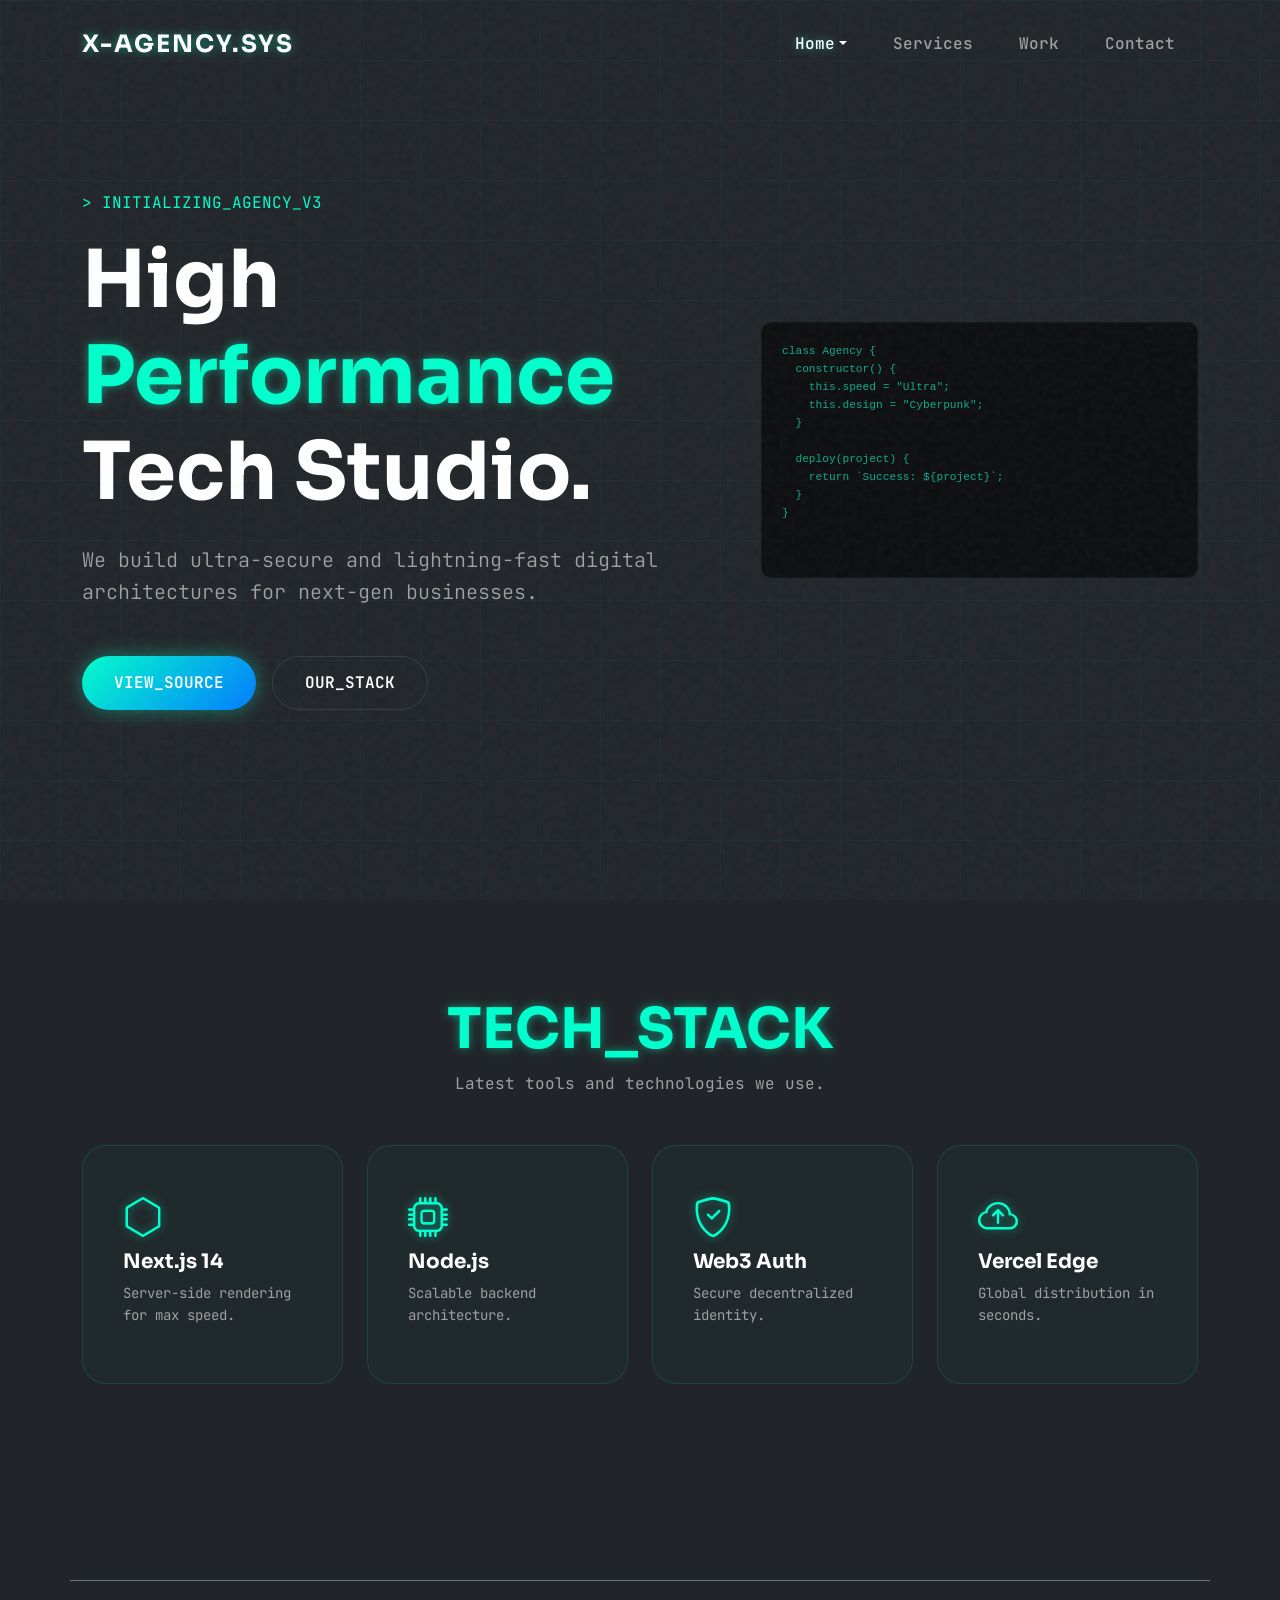
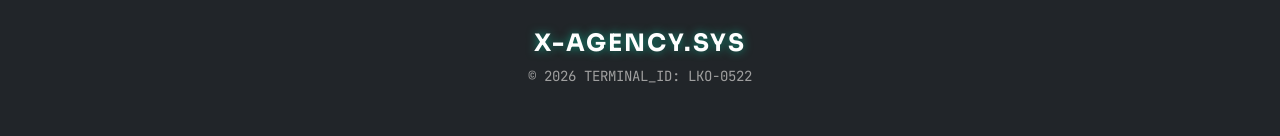
<file: index-v3.html>
<!DOCTYPE html>
<html lang="en">
<head>
    <meta charset="UTF-8">
    <meta name="viewport" content="width=device-width, initial-scale=1.0">
    <title>X-Agency | Cyber Tech Template</title>
    
    <!-- Bootstrap 5 CSS (Local) -->
    <link href="assets/vendor/css/bootstrap.min.css" rel="stylesheet">
    
    <!-- Google Fonts: Sora & JetBrains Mono -->
    <link href="https://fonts.googleapis.com/css2?family=Sora:wght@700;800&family=JetBrains+Mono:wght@400;700&display=swap" rel="stylesheet">
    
    <!-- Bootstrap Icons -->
    <link rel="stylesheet" href="https://cdn.jsdelivr.net/npm/bootstrap-icons@1.11.1/font/bootstrap-icons.css">

    <!-- Custom CSS (External) -->
    <link rel="stylesheet" href="assets/css/style.css">
    
    <style>
        :root {
            --primary: #00ffcc;
            --primary-glow: rgba(0, 255, 204, 0.4);
            --gradient: linear-gradient(135deg, #00ffcc 0%, #007bff 100%);
            --font-main: 'JetBrains Mono', monospace;
        }
        
        .code-snippet {
            background: #000;
            border: 1px solid var(--border);
            padding: 20px;
            border-radius: 10px;
            font-size: 0.8rem;
            color: var(--primary);
            opacity: 0.6;
        }
    </style>
</head>
<body class="bg-dark">

    <!-- Transparent Navbar -->
    <nav class="navbar navbar-expand-lg fixed-top scrolled" id="mainNav">
        <div class="container">
            <a class="navbar-brand cyber-accent" href="index.html">X-AGENCY.SYS</a>
            <button class="navbar-toggler border-0 shadow-none" type="button" data-bs-toggle="collapse" data-bs-target="#navbarNav">
                <i class="bi bi-list text-white fs-1"></i>
            </button>
            <div class="collapse navbar-collapse" id="navbarNav">
                <ul class="navbar-nav ms-auto">
                    <li class="nav-item dropdown">
                        <a class="nav-link dropdown-toggle active cyber-accent" href="#" role="button" data-bs-toggle="dropdown">Home</a>
                        <ul class="dropdown-menu">
                            <li><a class="dropdown-item" href="index.html">V1 - Modern Classic</a></li>
                            <li><a class="dropdown-item" href="index-v2.html">V2 - Bold Minimalist</a></li>
                            <li><a class="dropdown-item" href="index-v3.html">V3 - Cyber Tech</a></li>
                        </ul>
                    </li>
                    <li class="nav-item"><a class="nav-link" href="services.html">Services</a></li>
                    <li class="nav-item"><a class="nav-link" href="work.html">Work</a></li>
                    <li class="nav-item"><a class="nav-link" href="contact.html">Contact</a></li>
            </div>
        </div>
    </nav>

    <!-- Cyber Hero -->
    <section class="hero-v3 overflow-hidden">
        <div class="container">
            <div class="row align-items-center g-5">
                <div class="col-lg-7 reveal">
                    <div class="mb-3 text-primary mono">> INITIALIZING_AGENCY_V3</div>
                    <h1 class="display-1 fw-bold mb-4">High <span class="cyber-accent">Performance</span> Tech Studio.</h1>
                    <p class="lead text-dim mb-5">
                        We build ultra-secure and lightning-fast digital architectures for next-gen businesses.
                    </p>
                    <div class="d-flex gap-3">
                        <button class="btn btn-glow">VIEW_SOURCE</button>
                        <button class="btn btn-outline-custom">OUR_STACK</button>
                    </div>
                </div>
                <div class="col-lg-5 d-none d-lg-block reveal" style="transition-delay: 0.3s;">
                    <div class="code-snippet animate-floating">
                        <pre>
class Agency {
  constructor() {
    this.speed = "Ultra";
    this.design = "Cyberpunk";
  }
  
  deploy(project) {
    return `Success: ${project}`;
  }
}
                        </pre>
                    </div>
                </div>
            </div>
        </div>
    </section>

    <!-- Tech Stack Grid -->
    <section class="py-5">
        <div class="container py-5">
            <div class="text-center mb-5 reveal">
                <h2 class="display-4 fw-bold cyber-accent">TECH_STACK</h2>
                <p class="text-dim">Latest tools and technologies we use.</p>
            </div>
            <div class="row g-4">
                <div class="col-lg-3 col-md-6 reveal">
                    <div class="card-modern tech-card">
                        <i class="bi bi-hexagon cyber-accent fs-1 mb-3"></i>
                        <h5>Next.js 14</h5>
                        <p class="small text-dim">Server-side rendering for max speed.</p>
                    </div>
                </div>
                <div class="col-lg-3 col-md-6 reveal" style="transition-delay: 0.1s;">
                    <div class="card-modern tech-card">
                        <i class="bi bi-cpu cyber-accent fs-1 mb-3"></i>
                        <h5>Node.js</h5>
                        <p class="small text-dim">Scalable backend architecture.</p>
                    </div>
                </div>
                <div class="col-lg-3 col-md-6 reveal" style="transition-delay: 0.2s;">
                    <div class="card-modern tech-card">
                        <i class="bi bi-shield-check cyber-accent fs-1 mb-3"></i>
                        <h5>Web3 Auth</h5>
                        <p class="small text-dim">Secure decentralized identity.</p>
                    </div>
                </div>
                <div class="col-lg-3 col-md-6 reveal" style="transition-delay: 0.3s;">
                    <div class="card-modern tech-card">
                        <i class="bi bi-cloud-arrow-up cyber-accent fs-1 mb-3"></i>
                        <h5>Vercel Edge</h5>
                        <p class="small text-dim">Global distribution in seconds.</p>
                    </div>
                </div>
            </div>
        </div>
    </section>

    <!-- Footer -->
    <footer class="container text-center py-5 border-top border-secondary">
        <h2 class="navbar-brand cyber-accent">X-AGENCY.SYS</h2>
        <p class="text-dim small mb-0">&copy; 2026 TERMINAL_ID: LKO-0522</p>
    </footer>

    <!-- Scripts -->
    <script src="assets/vendor/js/jquery.min.js"></script>
    <script src="assets/vendor/js/bootstrap.bundle.min.js"></script>
    <script src="assets/js/script.js"></script>
</body>
</html>
</file>
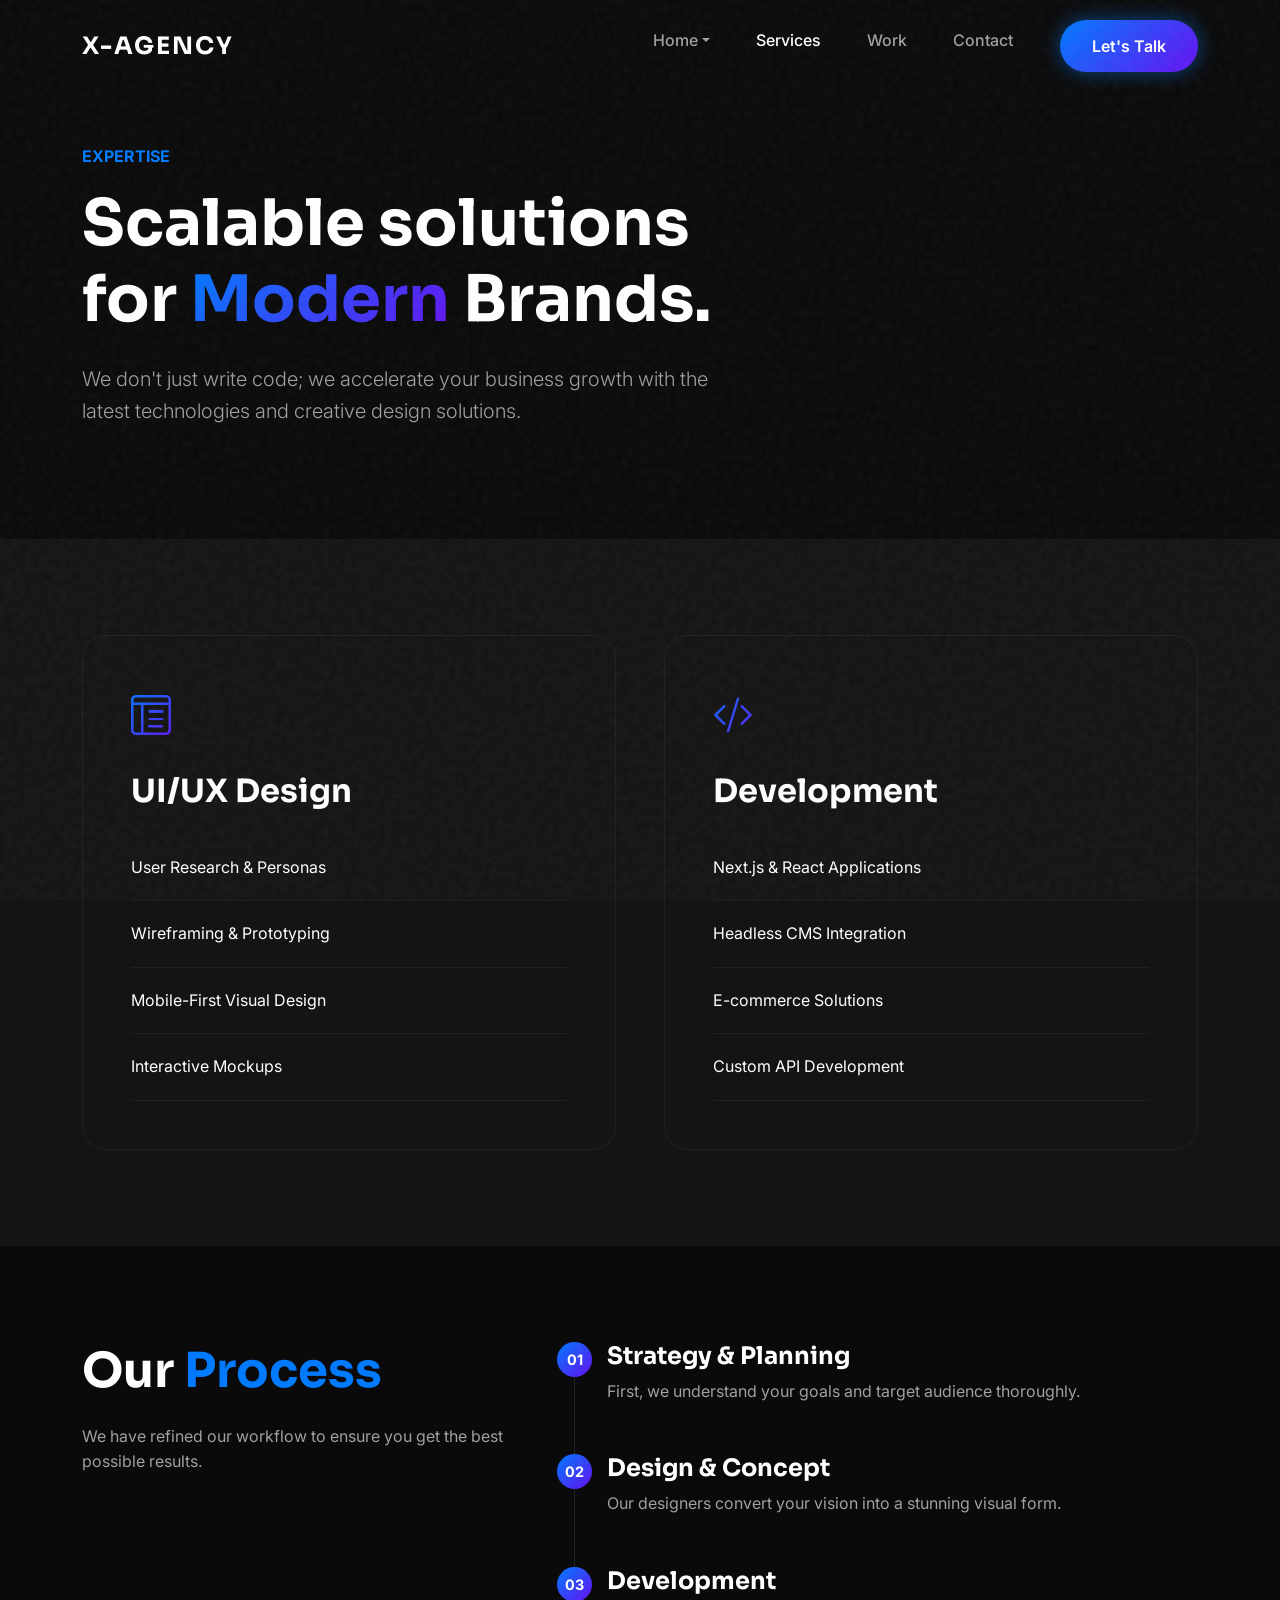
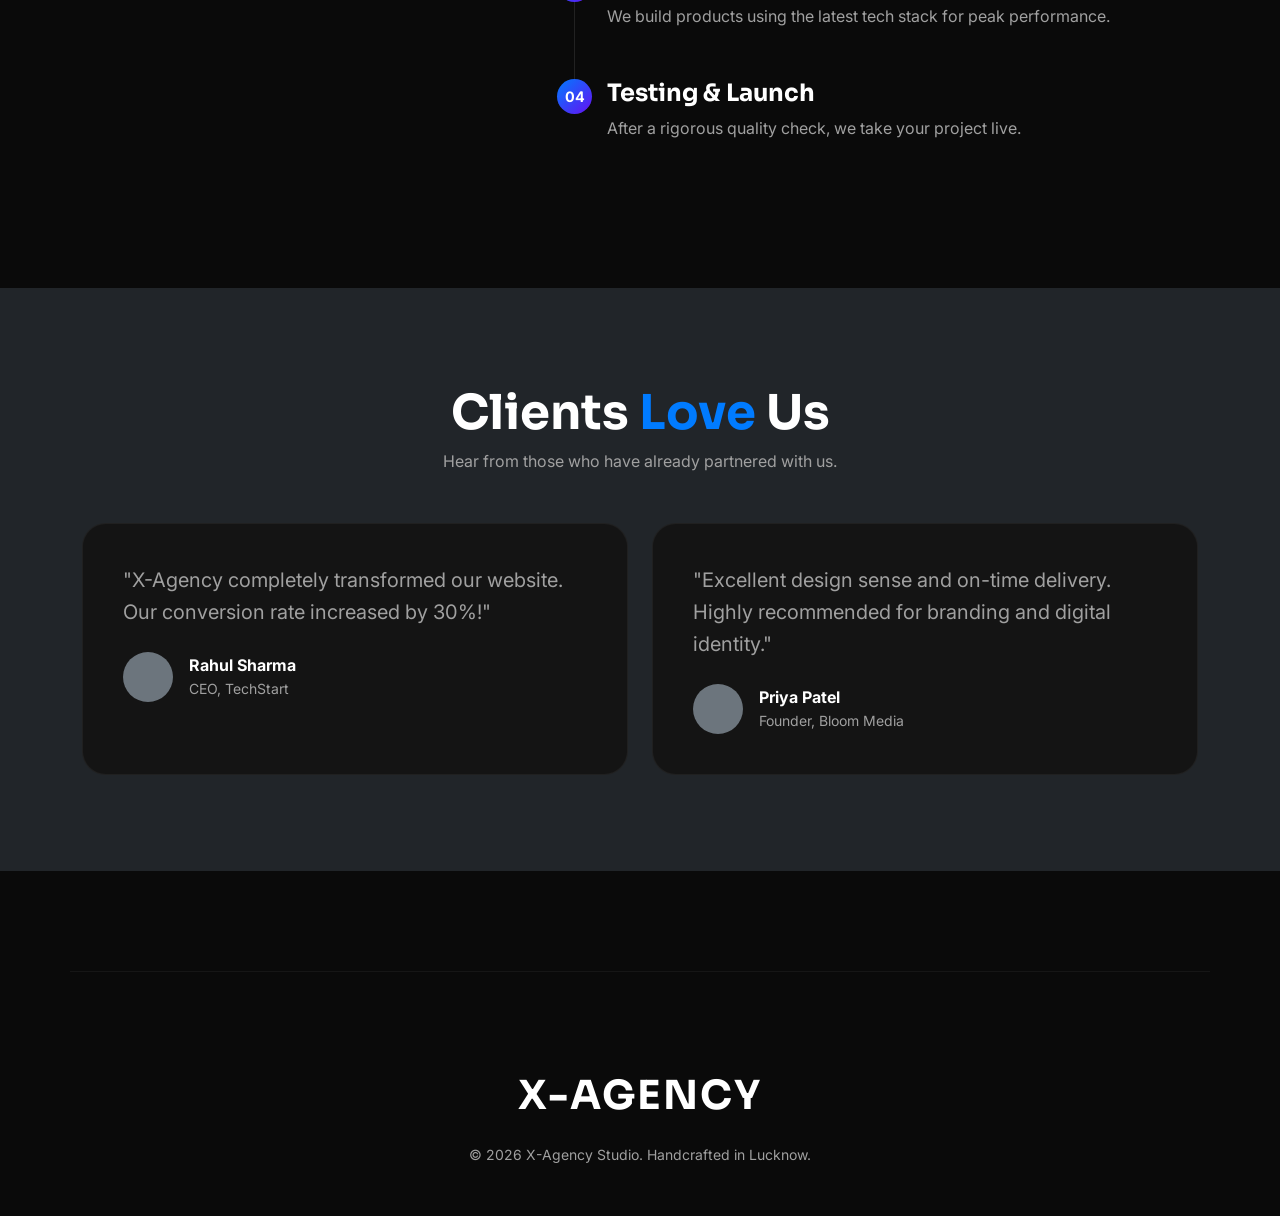
<file: services.html>
<!DOCTYPE html>
<html lang="en">
<head>
    <meta charset="UTF-8">
    <meta name="viewport" content="width=device-width, initial-scale=1.0">
    <title>Our Services | X-Agency - Solutions for Future</title>
    
    <!-- Bootstrap 5 CSS (Local) -->
    <link href="assets/vendor/css/bootstrap.min.css" rel="stylesheet">
    
    <!-- Google Fonts: Inter & Sora -->
    <link href="https://fonts.googleapis.com/css2?family=Inter:wght@300;400;600&family=Sora:wght@400;700&display=swap" rel="stylesheet">
    
    <!-- Bootstrap Icons -->
    <link rel="stylesheet" href="https://cdn.jsdelivr.net/npm/bootstrap-icons@1.11.1/font/bootstrap-icons.css">

    <!-- Custom CSS (External) -->
    <link rel="stylesheet" href="assets/css/style.css">
    
    <style>
        .service-list-item {
            padding: 20px 0;
            border-bottom: 1px solid rgba(255,255,255,0.05);
            transition: var(--transition);
        }
        .service-list-item:hover {
            padding-left: 20px;
            background: rgba(255,255,255,0.02);
        }
        .process-step {
            position: relative;
            padding-left: 50px;
            margin-bottom: 50px;
        }
        .process-step::before {
            content: attr(data-step);
            position: absolute;
            left: 0;
            top: 0;
            width: 35px;
            height: 35px;
            background: var(--gradient);
            border-radius: 50%;
            display: flex;
            align-items: center;
            justify-content: center;
            font-weight: 700;
            font-size: 0.9rem;
        }
        .process-step::after {
            content: '';
            position: absolute;
            left: 17px;
            top: 35px;
            width: 1px;
            height: calc(100% + 15px);
            background: rgba(255,255,255,0.1);
        }
        .process-step:last-child::after {
            display: none;
        }
    </style>
</head>
<body>

    <!-- Transparent Navbar -->
    <nav class="navbar navbar-expand-lg fixed-top scrolled" id="mainNav">
        <div class="container">
            <a class="navbar-brand" href="index.html">X-AGENCY</a>
            <button class="navbar-toggler border-0 shadow-none" type="button" data-bs-toggle="collapse" data-bs-target="#navbarNav">
                <i class="bi bi-list text-white fs-1"></i>
            </button>
            <div class="collapse navbar-collapse" id="navbarNav">
                <ul class="navbar-nav ms-auto">
                    <li class="nav-item dropdown">
                        <a class="nav-link dropdown-toggle" href="#" role="button" data-bs-toggle="dropdown">Home</a>
                        <ul class="dropdown-menu">
                            <li><a class="dropdown-item" href="index.html">V1 - Modern Classic</a></li>
                            <li><a class="dropdown-item" href="index-v2.html">V2 - Bold Minimalist</a></li>
                            <li><a class="dropdown-item" href="index-v3.html">V3 - Cyber Tech</a></li>
                        </ul>
                    </li>
                    <li class="nav-item"><a class="nav-link active" href="services.html">Services</a></li>
                    <li class="nav-item"><a class="nav-link" href="work.html">Work</a></li>
                    <li class="nav-item"><a class="nav-link" href="contact.html">Contact</a></li>
                    <li class="nav-item ms-lg-4">
                        <a class="btn btn-glow" href="contact.html">Let's Talk</a>
                    </li>
                </ul>
            </div>
        </div>
    </nav>

    <!-- Services Hero -->
    <section class="py-5 mt-5">
        <div class="container py-5">
            <div class="row align-items-center">
                <div class="col-lg-7 reveal">
                    <p class="text-primary text-uppercase fw-bold mb-3">Expertise</p>
                    <h1 class="display-3 fw-bold mb-4">Scalable solutions for <span class="gradient-text">Modern</span> Brands.</h1>
                    <p class="lead text-dim">
                        We don't just write code; we accelerate your business growth with the latest technologies and creative design solutions.
                    </p>
                </div>
            </div>
        </div>
    </section>

    <!-- Detailed Services -->
    <section class="py-5 bg-card">
        <div class="container py-5">
            <div class="row g-5">
                <div class="col-lg-6 reveal">
                    <div class="card-modern p-5">
                        <i class="bi bi-layout-text-window-reverse icon-gradient fs-1 mb-4"></i>
                        <h2 class="fw-bold mb-4">UI/UX Design</h2>
                        <div class="service-list">
                            <div class="service-list-item">User Research & Personas</div>
                            <div class="service-list-item">Wireframing & Prototyping</div>
                            <div class="service-list-item">Mobile-First Visual Design</div>
                            <div class="service-list-item">Interactive Mockups</div>
                        </div>
                    </div>
                </div>
                <div class="col-lg-6 reveal" style="transition-delay: 0.1s;">
                    <div class="card-modern p-5">
                        <i class="bi bi-code-slash icon-gradient fs-1 mb-4"></i>
                        <h2 class="fw-bold mb-4">Development</h2>
                        <div class="service-list">
                            <div class="service-list-item">Next.js & React Applications</div>
                            <div class="service-list-item">Headless CMS Integration</div>
                            <div class="service-list-item">E-commerce Solutions</div>
                            <div class="service-list-item">Custom API Development</div>
                        </div>
                    </div>
                </div>
            </div>
        </div>
    </section>

    <!-- Our Process -->
    <section class="py-5">
        <div class="container py-5">
            <div class="row">
                <div class="col-lg-5 reveal">
                    <h2 class="display-5 fw-bold mb-4">Our <span class="text-primary">Process</span></h2>
                    <p class="text-dim">We have refined our workflow to ensure you get the best possible results.</p>
                </div>
                <div class="col-lg-7">
                    <div class="process-step reveal" data-step="01">
                        <h4 class="fw-bold">Strategy & Planning</h4>
                        <p class="text-dim">First, we understand your goals and target audience thoroughly.</p>
                    </div>
                    <div class="process-step reveal" data-step="02" style="transition-delay: 0.1s;">
                        <h4 class="fw-bold">Design & Concept</h4>
                        <p class="text-dim">Our designers convert your vision into a stunning visual form.</p>
                    </div>
                    <div class="process-step reveal" data-step="03" style="transition-delay: 0.2s;">
                        <h4 class="fw-bold">Development</h4>
                        <p class="text-dim">We build products using the latest tech stack for peak performance.</p>
                    </div>
                    <div class="process-step reveal" data-step="04" style="transition-delay: 0.3s;">
                        <h4 class="fw-bold">Testing & Launch</h4>
                        <p class="text-dim">After a rigorous quality check, we take your project live.</p>
                    </div>
                </div>
            </div>
        </div>
    </section>

    <!-- Testimonials -->
    <section class="py-5 bg-dark">
        <div class="container py-5">
            <div class="text-center mb-5 reveal">
                <h2 class="display-5 fw-bold">Clients <span class="text-primary">Love</span> Us</h2>
                <p class="text-dim">Hear from those who have already partnered with us.</p>
            </div>
            <div class="row g-4">
                <div class="col-md-6 reveal">
                    <div class="card-modern">
                        <p class="fs-5 mb-4 italic text-dim">"X-Agency completely transformed our website. Our conversion rate increased by 30%!"</p>
                        <div class="d-flex align-items-center">
                            <div class="rounded-circle bg-secondary me-3" style="width: 50px; height: 50px;"></div>
                            <div>
                                <p class="mb-0 fw-bold">Rahul Sharma</p>
                                <p class="small text-dim mb-0">CEO, TechStart</p>
                            </div>
                        </div>
                    </div>
                </div>
                <div class="col-md-6 reveal" style="transition-delay: 0.1s;">
                    <div class="card-modern">
                        <p class="fs-5 mb-4 italic text-dim">"Excellent design sense and on-time delivery. Highly recommended for branding and digital identity."</p>
                        <div class="d-flex align-items-center">
                            <div class="rounded-circle bg-secondary me-3" style="width: 50px; height: 50px;"></div>
                            <div>
                                <p class="mb-0 fw-bold">Priya Patel</p>
                                <p class="small text-dim mb-0">Founder, Bloom Media</p>
                            </div>
                        </div>
                    </div>
                </div>
            </div>
        </div>
    </section>

    <!-- Footer -->
    <footer class="container text-center">
        <h2 class="navbar-brand fs-1 mb-4">X-AGENCY</h2>
        <p class="text-dim small mb-0">&copy; 2026 X-Agency Studio. Handcrafted in Lucknow.</p>
    </footer>

    <!-- Scripts -->
    <script src="assets/vendor/js/jquery.min.js"></script>
    <script src="assets/vendor/js/bootstrap.bundle.min.js"></script>
    <script src="assets/js/script.js"></script>
</body>
</html>
</file>
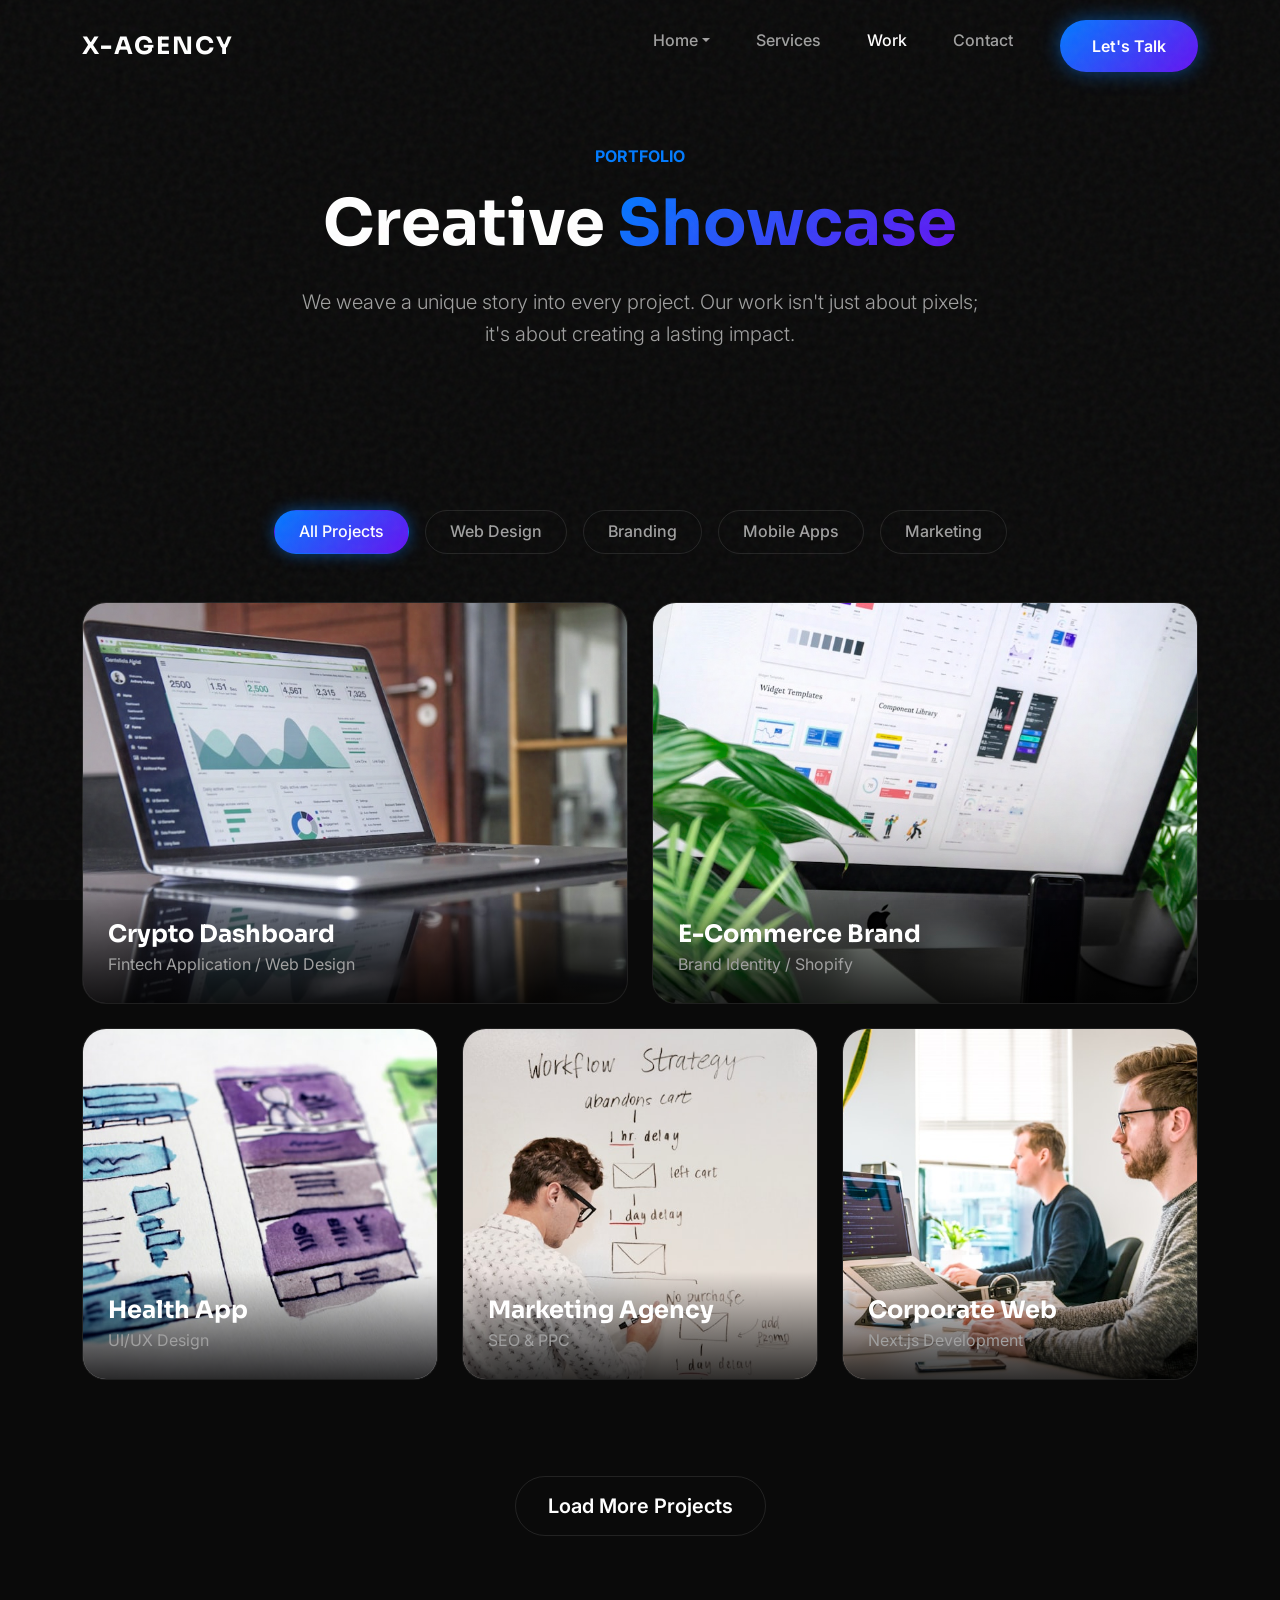
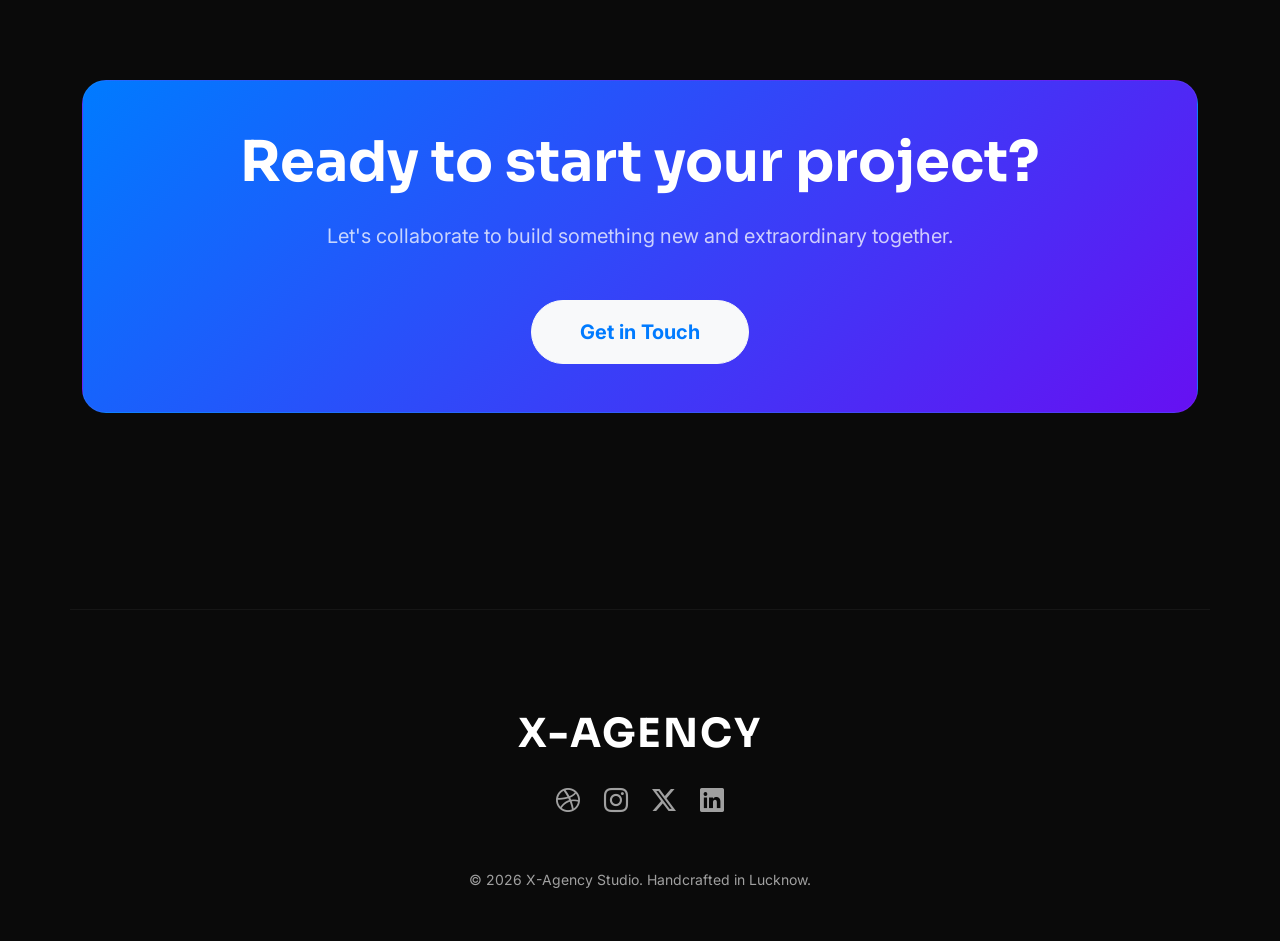
<file: work.html>
<!DOCTYPE html>
<html lang="en">
<head>
    <meta charset="UTF-8">
    <meta name="viewport" content="width=device-width, initial-scale=1.0">
    <title>Our Work | X-Agency Creative Portfolio</title>
    
    <!-- Bootstrap 5 CSS (Local) -->
    <link href="assets/vendor/css/bootstrap.min.css" rel="stylesheet">
    
    <!-- Google Fonts: Inter & Sora -->
    <link href="https://fonts.googleapis.com/css2?family=Inter:wght@300;400;600&family=Sora:wght@400;700&display=swap" rel="stylesheet">
    
    <!-- Bootstrap Icons -->
    <link rel="stylesheet" href="https://cdn.jsdelivr.net/npm/bootstrap-icons@1.11.1/font/bootstrap-icons.css">

    <!-- Custom CSS (External) -->
    <link rel="stylesheet" href="assets/css/style.css">
    
    <style>
        .filter-btn {
            background: transparent;
            border: 1px solid rgba(255,255,255,0.1);
            color: var(--text-dim);
            padding: 8px 24px;
            border-radius: 50px;
            transition: var(--transition);
            font-weight: 500;
        }
        .filter-btn.active, .filter-btn:hover {
            background: var(--gradient);
            color: white;
            border-color: transparent;
            box-shadow: 0 0 15px var(--primary-glow);
        }
    </style>
</head>
<body>

    <!-- Transparent Navbar -->
    <nav class="navbar navbar-expand-lg fixed-top scrolled" id="mainNav">
        <div class="container">
            <a class="navbar-brand" href="index.html">X-AGENCY</a>
            <button class="navbar-toggler border-0 shadow-none" type="button" data-bs-toggle="collapse" data-bs-target="#navbarNav">
                <i class="bi bi-list text-white fs-1"></i>
            </button>
            <div class="collapse navbar-collapse" id="navbarNav">
                <ul class="navbar-nav ms-auto">
                    <li class="nav-item dropdown">
                        <a class="nav-link dropdown-toggle" href="#" role="button" data-bs-toggle="dropdown">Home</a>
                        <ul class="dropdown-menu">
                            <li><a class="dropdown-item" href="index.html">V1 - Modern Classic</a></li>
                            <li><a class="dropdown-item" href="index-v2.html">V2 - Bold Minimalist</a></li>
                            <li><a class="dropdown-item" href="index-v3.html">V3 - Cyber Tech</a></li>
                        </ul>
                    </li>
                    <li class="nav-item"><a class="nav-link" href="services.html">Services</a></li>
                    <li class="nav-item"><a class="nav-link active" href="work.html">Work</a></li>
                    <li class="nav-item"><a class="nav-link" href="contact.html">Contact</a></li>
                    <li class="nav-item ms-lg-4">
                        <a class="btn btn-glow" href="contact.html">Let's Talk</a>
                    </li>
                </ul>
            </div>
        </div>
    </nav>

    <!-- Work Hero -->
    <section class="py-5 mt-5">
        <div class="container py-5 text-center">
            <p class="text-primary text-uppercase fw-bold mb-3 reveal">Portfolio</p>
            <h1 class="display-3 fw-bold mb-4 reveal">Creative <span class="gradient-text">Showcase</span></h1>
            <p class="lead text-dim mx-auto reveal" style="max-width: 700px;">
                We weave a unique story into every project. Our work isn't just about pixels; it's about creating a lasting impact.
            </p>
        </div>
    </section>

    <!-- Portfolio Grid -->
    <div class="py-5">
        <div class="container">
            <!-- Filter -->
            <div class="d-flex flex-wrap justify-content-center gap-3 mb-5 reveal">
                <button class="filter-btn active" data-filter="all">All Projects</button>
                <button class="filter-btn" data-filter="web">Web Design</button>
                <button class="filter-btn" data-filter="branding">Branding</button>
                <button class="filter-btn" data-filter="mobile">Mobile Apps</button>
                <button class="filter-btn" data-filter="marketing">Marketing</button>
            </div>

            <div class="row g-4 portfolio-container">
                <!-- Project 1 -->
                <div class="col-md-6 portfolio-item web reveal">
                    <div class="work-box">
                        <img src="assets/img/project-1.jpg" class="work-img" alt="Project 1">
                        <div class="work-info">
                            <h4 class="mb-1">Crypto Dashboard</h4>
                            <p class="text-dim mb-0">Fintech Application / Web Design</p>
                        </div>
                    </div>
                </div>
                <!-- Project 2 -->
                <div class="col-md-6 portfolio-item branding reveal" style="transition-delay: 0.1s;">
                    <div class="work-box">
                        <img src="assets/img/project-2.jpg" class="work-img" alt="Project 2">
                        <div class="work-info">
                            <h4 class="mb-1">E-Commerce Brand</h4>
                            <p class="text-dim mb-0">Brand Identity / Shopify</p>
                        </div>
                    </div>
                </div>
                <!-- Project 3 -->
                <div class="col-md-4 portfolio-item web reveal">
                    <div class="work-box">
                        <img src="assets/img/project-3.jpg" class="work-img" alt="Project 3" style="height: 350px;">
                        <div class="work-info">
                            <h4 class="mb-1">Health App</h4>
                            <p class="text-dim mb-0">UI/UX Design</p>
                        </div>
                    </div>
                </div>
                <!-- Project 4 -->
                <div class="col-md-4 portfolio-item marketing reveal" style="transition-delay: 0.1s;">
                    <div class="work-box">
                        <img src="assets/img/project-4.jpg" class="work-img" alt="Project 4" style="height: 350px;">
                        <div class="work-info">
                            <h4 class="mb-1">Marketing Agency</h4>
                            <p class="text-dim mb-0">SEO & PPC</p>
                        </div>
                    </div>
                </div>
                <!-- Project 5 -->
                <div class="col-md-4 portfolio-item mobile reveal" style="transition-delay: 0.2s;">
                    <div class="work-box">
                        <img src="assets/img/project-5.jpg" class="work-img" alt="Project 5" style="height: 350px;">
                        <div class="work-info">
                            <h4 class="mb-1">Corporate Web</h4>
                            <p class="text-dim mb-0">Next.js Development</p>
                        </div>
                    </div>
                </div>
            </div>
            
            <div class="text-center mt-5 pt-5 reveal">
                <button class="btn btn-outline-custom btn-lg">Load More Projects</button>
            </div>
        </div>
    </div>

    <!-- CTA Section -->
    <section class="py-5">
        <div class="container py-5">
            <div class="card-modern text-center p-5 reveal" style="background: var(--gradient);">
                <h2 class="display-4 fw-bold mb-4">Ready to start your project?</h2>
                <p class="fs-5 mb-5 opacity-75">Let's collaborate to build something new and extraordinary together.</p>
                <a href="contact.html" class="btn btn-light btn-lg rounded-pill px-5 py-3 fw-bold text-primary">Get in Touch</a>
            </div>
        </div>
    </section>

    <!-- Footer -->
    <footer class="container text-center">
        <h2 class="navbar-brand fs-1 mb-4">X-AGENCY</h2>
        <div class="mb-5 d-flex justify-content-center gap-4">
            <a href="#" class="text-dim fs-4"><i class="bi bi-dribbble"></i></a>
            <a href="#" class="text-dim fs-4"><i class="bi bi-instagram"></i></a>
            <a href="#" class="text-dim fs-4"><i class="bi bi-twitter-x"></i></a>
            <a href="#" class="text-dim fs-4"><i class="bi bi-linkedin"></i></a>
        </div>
        <p class="text-dim small mb-0">&copy; 2026 X-Agency Studio. Handcrafted in Lucknow.</p>
    </footer>

    <!-- Scripts -->
    <script src="assets/vendor/js/jquery.min.js"></script>
    <script src="assets/vendor/js/bootstrap.bundle.min.js"></script>
    <script src="assets/js/script.js"></script>
</body>
</html>
</file>
<file: assets/css/style.css>
/* 
--------------------------------------------------------------------------------
[Table of contents]
1. Variables & Base
2. Typography
3. Global Utilities
4. Components (Buttons, Cards, Badges)
5. Animations
6. Layout Sections (Navbar, Hero, Footer)
7. Specific Variants (Minimalist, Cyber)
8. Responsive
--------------------------------------------------------------------------------
*/

:root {
    --bg-dark: #0a0a0a;
    --bg-card: #141414;
    --primary: #007bff;
    --primary-glow: rgba(0, 123, 255, 0.5);
    --secondary: #6610f2;
    --text-main: #ffffff;
    --text-dim: #a0a0a0;
    --gradient: linear-gradient(135deg, #007bff 0%, #6610f2 100%);
    --font-main: 'Inter', sans-serif;
    --font-heading: 'Sora', sans-serif;
    --transition: all 0.4s cubic-bezier(0.165, 0.84, 0.44, 1);
    --border: rgba(255, 255, 255, 0.05);
}

/* 1. Variables & Base */
* {
    margin: 0;
    padding: 0;
    box-sizing: border-box;
}

body {
    background-color: var(--bg-dark);
    color: var(--text-main);
    font-family: var(--font-main);
    overflow-x: hidden;
    line-height: 1.6;
}

/* Noise Texture Overlay */
body::before {
    content: "";
    position: fixed;
    top: 0; left: 0; width: 100%; height: 100%;
    background-image: url("data:image/svg+xml,%3Csvg viewBox='0 0 200 200' xmlns='http://www.w3.org/2000/svg'%3E%3Cfilter id='noiseFilter'%3E%3CfeTurbulence type='fractalNoise' baseFrequency='0.65' numOctaves='3' stitchTiles='stitch'/%3E%3C/filter%3E%3Crect width='100%25' height='100%25' filter='url(%23noiseFilter)'/%3E%3C/svg%3E");
    opacity: 0.05;
    z-index: 9999;
    pointer-events: none;
}

/* 2. Typography */
h1, h2, h3, h4, h5, h6, .navbar-brand {
    font-family: var(--font-heading);
    font-weight: 700;
}

.gradient-text {
    background: var(--gradient);
    -webkit-background-clip: text;
    -webkit-text-fill-color: transparent;
    display: inline-block;
}

.text-dim { color: var(--text-dim) !important; }
.text-primary { color: var(--primary) !important; }

/* 3. Global Utilities */
section { padding: 100px 0; }
.bg-card { background-color: var(--bg-card); }
.py-10 { padding-top: 100px; padding-bottom: 100px; }

/* 4. Components */
/* Navbar */
.navbar {
    padding: 20px 0;
    transition: var(--transition);
    background: transparent;
}

.navbar.scrolled {
    padding: 15px 0;
    background: rgba(10, 10, 10, 0.8);
    backdrop-filter: blur(15px);
    border-bottom: 1px solid var(--border);
}

.navbar-brand {
    font-size: 1.5rem;
    letter-spacing: 2px;
    color: #fff !important;
}

/* Dropdown on Hover */
@media (min-width: 992px) {
    .nav-item.dropdown:hover .dropdown-menu {
        display: block;
        margin-top: 0;
        opacity: 1;
        visibility: visible;
        transform: translateY(0);
    }
    
    .dropdown-menu {
        display: block;
        opacity: 0;
        visibility: hidden;
        transform: translateY(10px);
        transition: var(--transition);
        background: var(--bg-card);
        border: 1px solid var(--border);
        border-radius: 12px;
        padding: 10px;
    }
}

.dropdown-item {
    color: var(--text-dim);
    border-radius: 8px;
    padding: 10px 20px;
    transition: var(--transition);
}

.dropdown-item:hover {
    background: var(--gradient);
    color: white;
}

.nav-link {
    color: var(--text-dim) !important;
    font-weight: 500;
    margin: 0 15px;
    transition: var(--transition);
}

.nav-link:hover, .nav-link.active {
    color: var(--text-main) !important;
}

/* Buttons */
.btn-glow {
    background: var(--gradient);
    color: white;
    border: none;
    padding: 14px 32px;
    border-radius: 50px;
    font-weight: 600;
    transition: var(--transition);
    box-shadow: 0 0 20px var(--primary-glow);
    position: relative;
    z-index: 1;
}

.btn-glow:hover {
    transform: translateY(-3px);
    box-shadow: 0 0 30px var(--primary-glow);
    color: white;
}

.btn-outline-custom {
    border: 1px solid rgba(255, 255, 255, 0.1);
    color: white;
    padding: 14px 32px;
    border-radius: 50px;
    font-weight: 600;
    transition: var(--transition);
}

.btn-outline-custom:hover {
    background: rgba(255, 255, 255, 0.05);
    border-color: rgba(255, 255, 255, 0.3);
    color: white;
}

/* Cards */
.card-modern {
    background: var(--bg-card);
    border: 1px solid var(--border);
    padding: 40px;
    border-radius: 24px;
    height: 100%;
    transition: var(--transition);
    position: relative;
    overflow: hidden;
}

.card-modern:hover {
    transform: translateY(-10px);
    border-color: rgba(0, 123, 255, 0.3);
    box-shadow: 0 20px 40px rgba(0, 0, 0, 0.4);
}

.card-modern::after {
    content: "";
    position: absolute;
    top: -50%; right: -50%; width: 100%; height: 100%;
    background: radial-gradient(circle, var(--primary-glow) 0%, transparent 70%);
    opacity: 0;
    transition: var(--transition);
}

.card-modern:hover::after { opacity: 0.1; }

.icon-gradient {
    font-size: 2.5rem;
    background: var(--gradient);
    -webkit-background-clip: text;
    -webkit-text-fill-color: transparent;
    margin-bottom: 25px;
    display: inline-block;
}

/* 5. Animations */
.reveal {
    opacity: 0;
    transform: translateY(30px);
    transition: all 0.8s ease-out;
}

.reveal.active {
    opacity: 1;
    transform: translateY(0);
}

@keyframes floating {
    0% { transform: translateY(0px); }
    50% { transform: translateY(-15px); }
    100% { transform: translateY(0px); }
}

.animate-floating { animation: floating 3s ease-in-out infinite; }

@keyframes marquee {
    0% { transform: translateX(0); }
    100% { transform: translateX(-50%); }
}

.marquee-container {
    overflow: hidden;
    white-space: nowrap;
    padding: 30px 0;
    border-top: 1px solid var(--border);
    border-bottom: 1px solid var(--border);
}

.marquee-content {
    display: inline-block;
    animation: marquee 20s linear infinite;
}

.marquee-item {
    display: inline-block;
    padding: 0 50px;
    font-size: 4rem;
    font-weight: 900;
    text-transform: uppercase;
    opacity: 0.2;
    -webkit-text-stroke: 1px white;
    color: transparent;
}

/* 6. Layout Sections */
/* Hero V1 */
.hero-section {
    min-height: 100vh;
    display: flex;
    align-items: center;
    padding-top: 140px;
    padding-bottom: 100px;
    position: relative;
    overflow: hidden;
}

.hero-section::before {
    content: '';
    position: absolute;
    top: -10%; right: -10%; width: 500px; height: 500px;
    background: radial-gradient(circle, var(--primary-glow) 0%, transparent 70%);
    z-index: -1;
    filter: blur(50px);
}

.hero-title {
    font-size: clamp(3.5rem, 8vw, 6rem);
    line-height: 1.1;
    letter-spacing: -3px;
    font-weight: 900;
}

/* 7. Specific Variants */
/* Minimalist V2 (Moved from index-v2.html) */
.hero-v2 {
    height: 100vh;
    display: flex;
    align-items: center;
    justify-content: center;
    text-align: center;
    background: radial-gradient(circle at center, #1a1a1a 0%, #0a0a0a 100%);
}

.hero-v2 h1 {
    font-size: clamp(3.5rem, 12vw, 8rem);
    font-weight: 900;
    line-height: 0.9;
    letter-spacing: -4px;
    text-transform: uppercase;
}

.floating-badge {
    display: inline-block;
    background: rgba(255,255,255,0.05);
    border: 1px solid rgba(255,255,255,0.1);
    padding: 10px 20px;
    border-radius: 50px;
    backdrop-filter: blur(5px);
    margin-bottom: 30px;
}

/* Cyber Tech V3 */
.hero-v3 {
    height: 100vh;
    display: flex;
    align-items: center;
    position: relative;
    background-image: 
        linear-gradient(rgba(0, 255, 204, 0.03) 1px, transparent 1px),
        linear-gradient(90deg, rgba(0, 255, 204, 0.03) 1px, transparent 1px);
    background-size: 60px 60px;
}

.cyber-accent {
    color: #00ffcc;
    text-shadow: 0 0 10px rgba(0, 255, 204, 0.5);
}

.tech-card {
    border: 1px solid #00ffcc22;
    background: rgba(0, 255, 204, 0.02);
}

.tech-card:hover {
    border-color: #00ffcc;
    box-shadow: 0 0 20px rgba(0, 255, 204, 0.2);
}

/* Stats */
.stat-box {
    text-align: center;
}

.stat-number {
    font-size: 4rem;
    font-weight: 800;
    margin-bottom: 10px;
}

/* Work Section */
.work-box {
    position: relative;
    border-radius: 24px;
    overflow: hidden;
    background: var(--bg-card);
    transition: var(--transition);
    border: 1px solid var(--border);
}

.work-box:hover {
    transform: translateY(-10px);
    border-color: var(--primary);
    box-shadow: 0 20px 40px rgba(0, 0, 0, 0.5);
}

.work-img {
    width: 100%;
    height: 400px;
    object-fit: cover;
    transition: var(--transition);
}

.work-box:hover .work-img {
    transform: scale(1.05);
}

.work-info {
    padding: 25px;
    background: linear-gradient(to top, rgba(0,0,0,0.8) 0%, transparent 100%);
    position: absolute;
    bottom: 0;
    left: 0;
    width: 100%;
}

/* Footer */
footer {
    padding: 100px 0 50px;
    border-top: 1px solid var(--border);
    margin-top: 100px;
}

/* 8. Responsive */
@media (max-width: 991px) {
    section { padding: 60px 0; }
    .container { padding-left: 20px; padding-right: 20px; }
    
    .navbar-collapse {
        background: var(--bg-card);
        margin-top: 20px;
        padding: 20px;
        border-radius: 15px;
        border: 1px solid var(--border);
    }
    
    .hero-title { font-size: 3rem; }
    .hero-v2 h1 { font-size: 3rem; }
    .marquee-item { font-size: 2rem; }
    .stat-number { font-size: 3rem; }
    
    .work-img { height: 300px; }
}

@media (max-width: 576px) {
    .hero-title { font-size: 2.5rem; }
    .display-3 { font-size: 2.5rem !important; }
    .display-4 { font-size: 2.2rem !important; }
    .display-5 { font-size: 2rem !important; }
    
    .work-img { height: 250px; }
}
</file>
